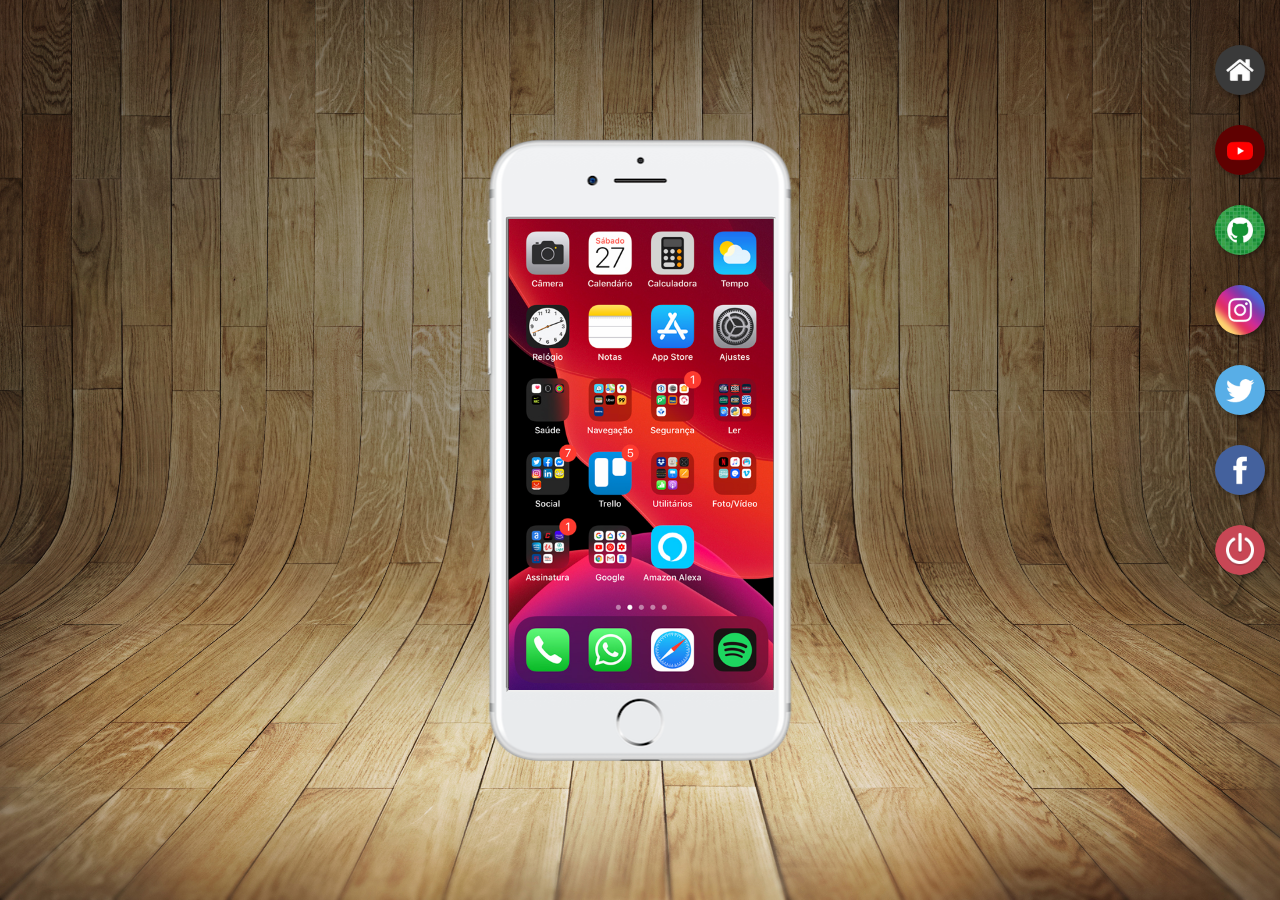
<file: index.html>
<!DOCTYPE html>
<html lang="pt-br">
<head>
    <meta charset="UTF-8">
    <meta name="viewport" content="width=device-width, initial-scale=1.0">
    <title>Projeto Redes Sociais</title>
    <link rel="shortcut icon" href="imagens/favicon.ico" type="image/x-icon">
    <link rel="stylesheet" href="estilos/style.css">
</head>
<body>
    <main>
        <section id="telefone">

            <iframe src="home.html" name="tela" id="tela">
                Seu navegador não é compatível
            </iframe><!--Aqui coloquei um iframe que vai carregar o arquivo home.html, reponsável por exibir uma tela inicial na tela do smartphone. Esse iframe vai ter um name e uma id. O name nos possibilita caregar coisas dentro do iframe, já o id é nescessário para modificarmos no css.-->
            
        </section>

        <section id="redes-sociais">

            <a href="home.html" target="tela"><img src="./imagens/logo-home.jpg" alt=""></a>
            <a href="youtube.html" target="tela"><img src="./imagens/logo-youtube.jpg" alt=""></a>
            <a href="github.html" target="tela"><img src="./imagens/logo-github.jpg" alt=""></a>
            <a href="instagram.html" target="tela"><img src="./imagens/logo-instagram.jpg" alt=""></a>
            <a href="twiter.html" target="tela"><img src="./imagens/logo-twitter.jpg" alt=""></a>
            <a href="facebook.html" target="tela"><img src="./imagens/logo-facebook.jpg" alt=""></a>
            <a href="power.html" target="tela"><img src="./imagens/botao-power.png" alt=""></a>

        </section>
    </main>
</body>
</html>
</file>
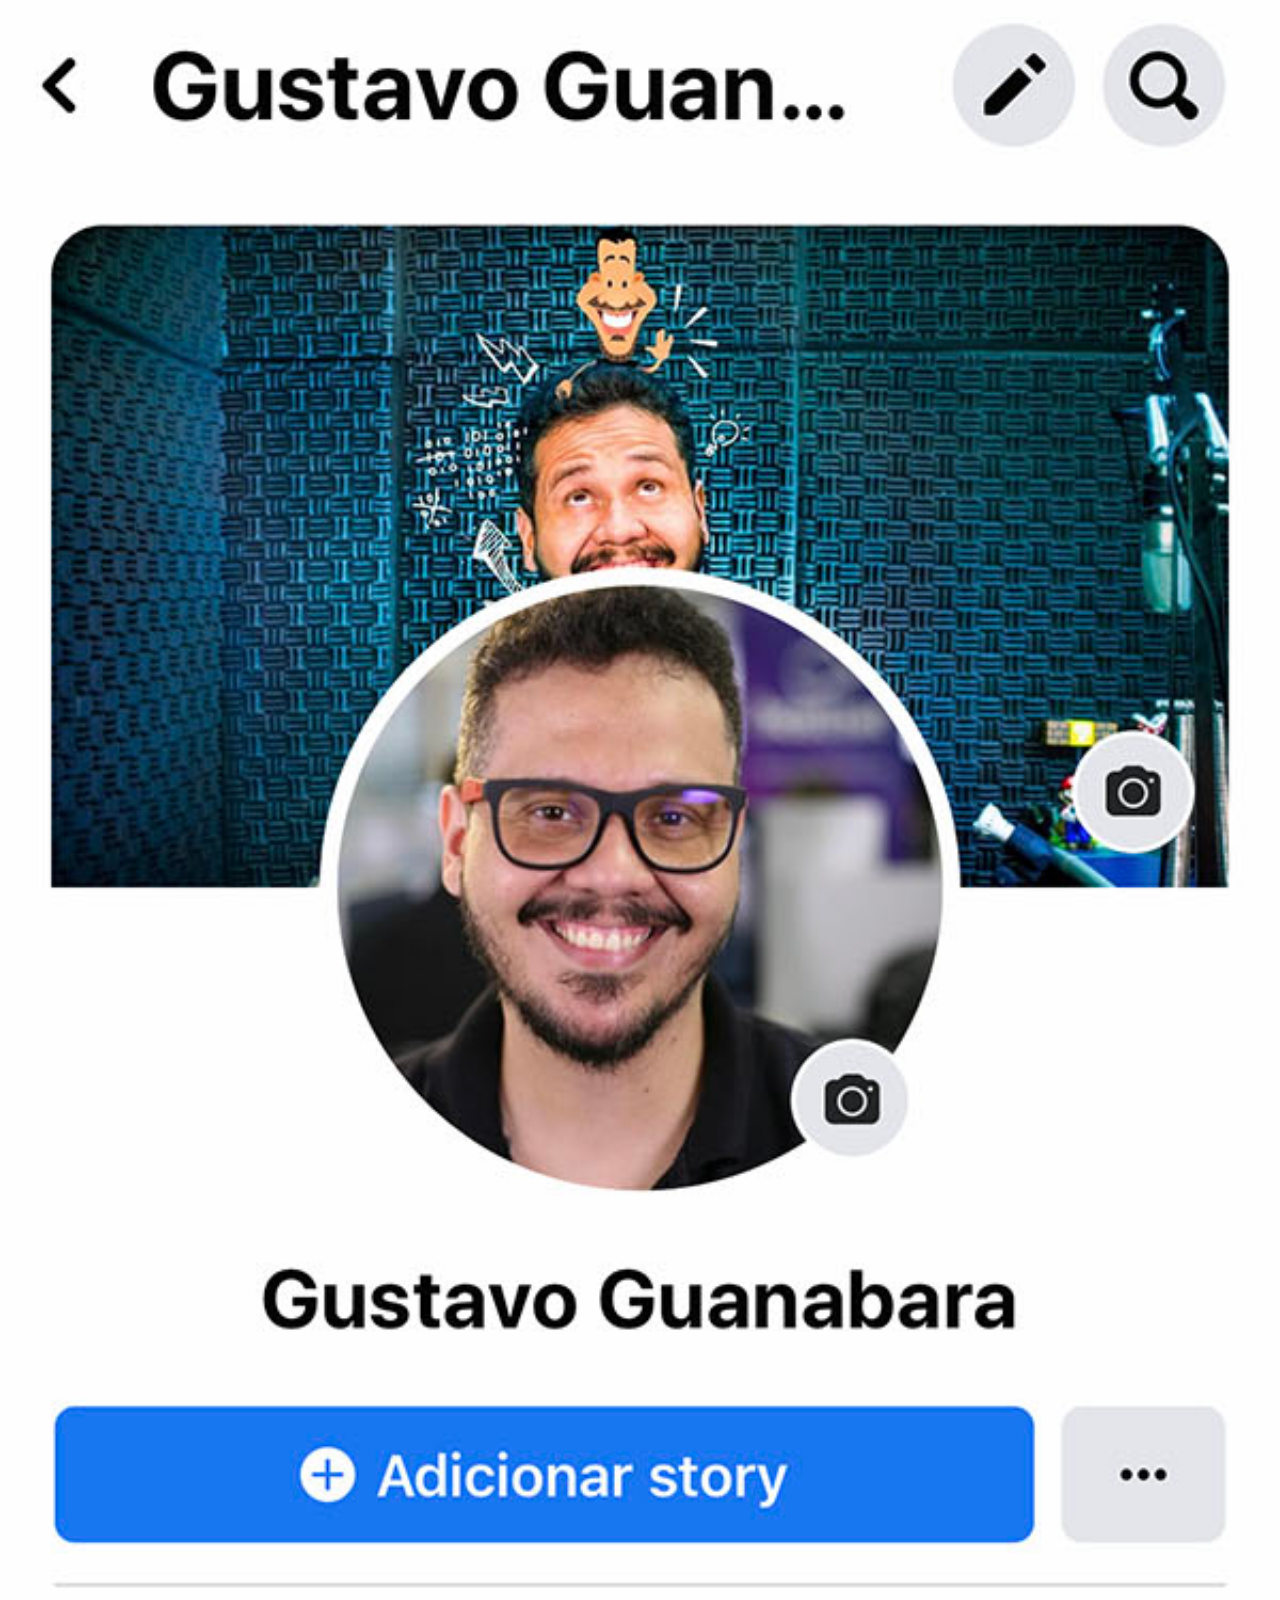
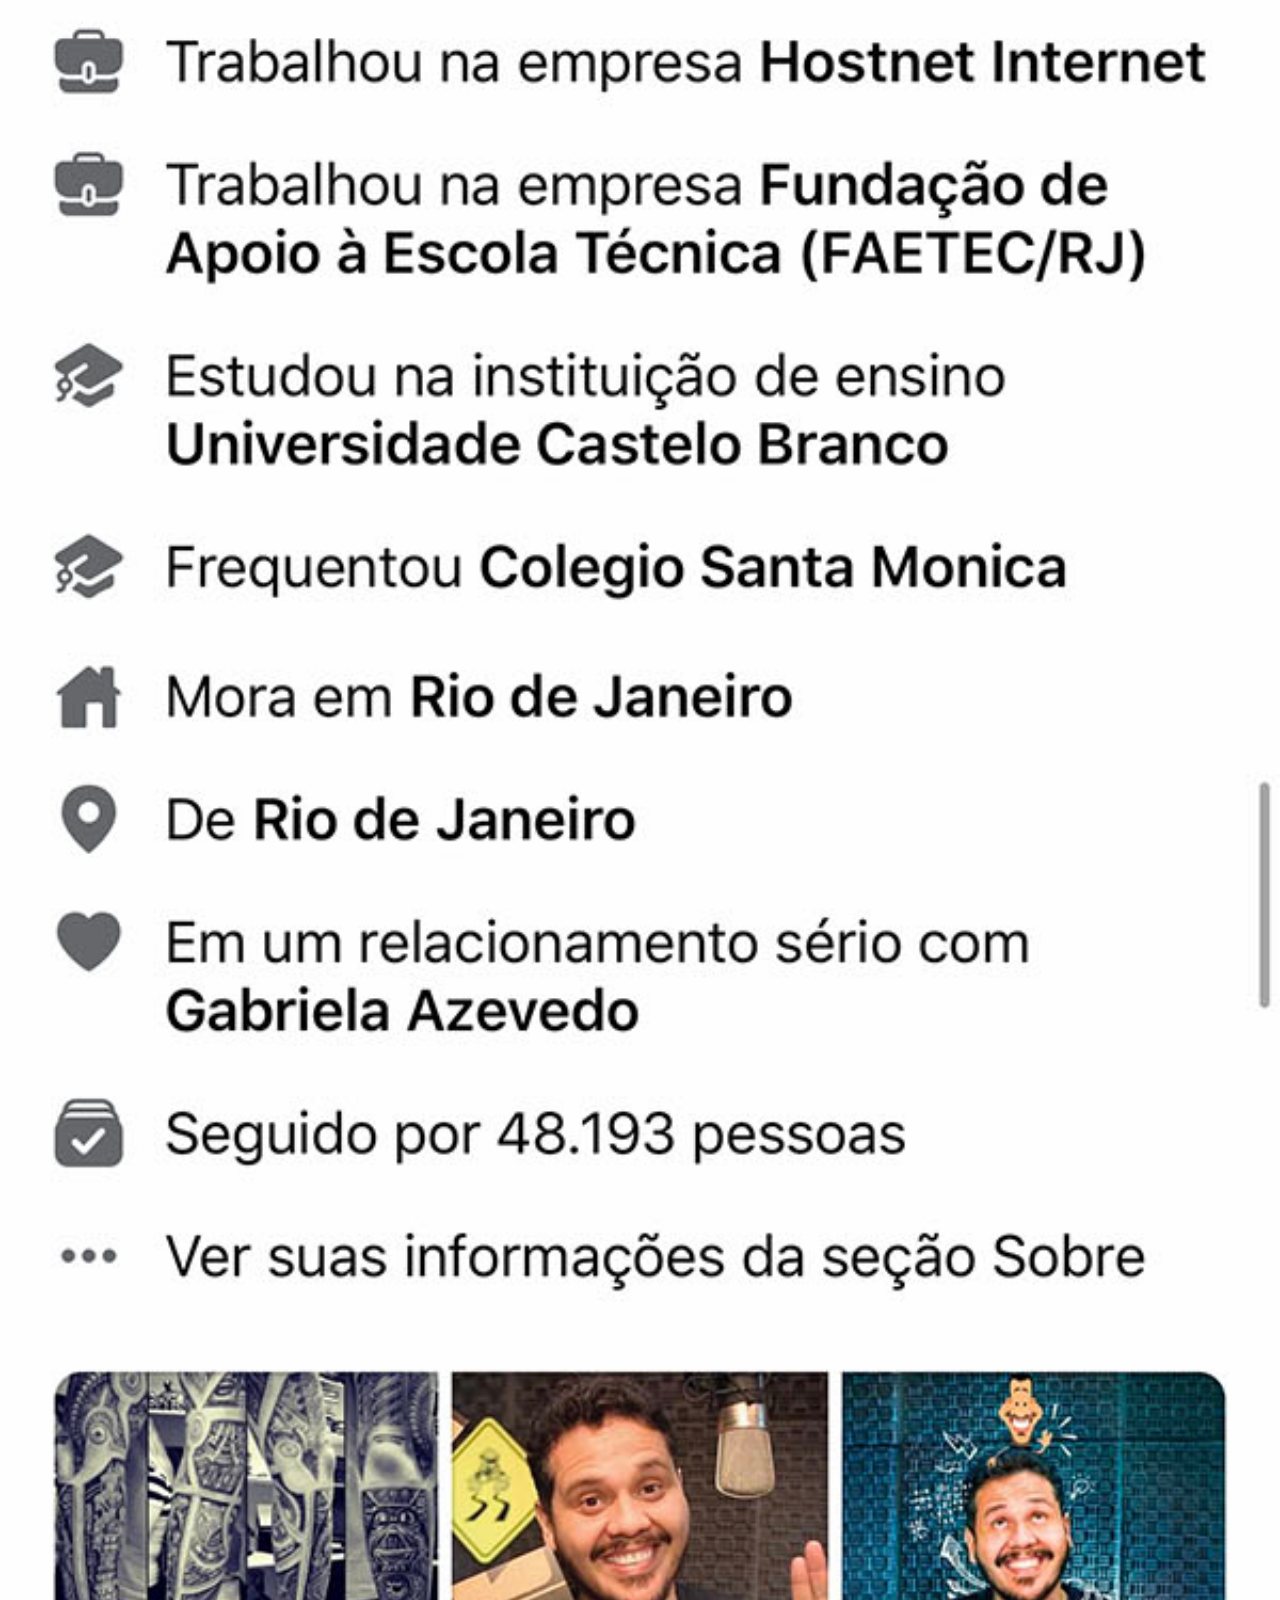
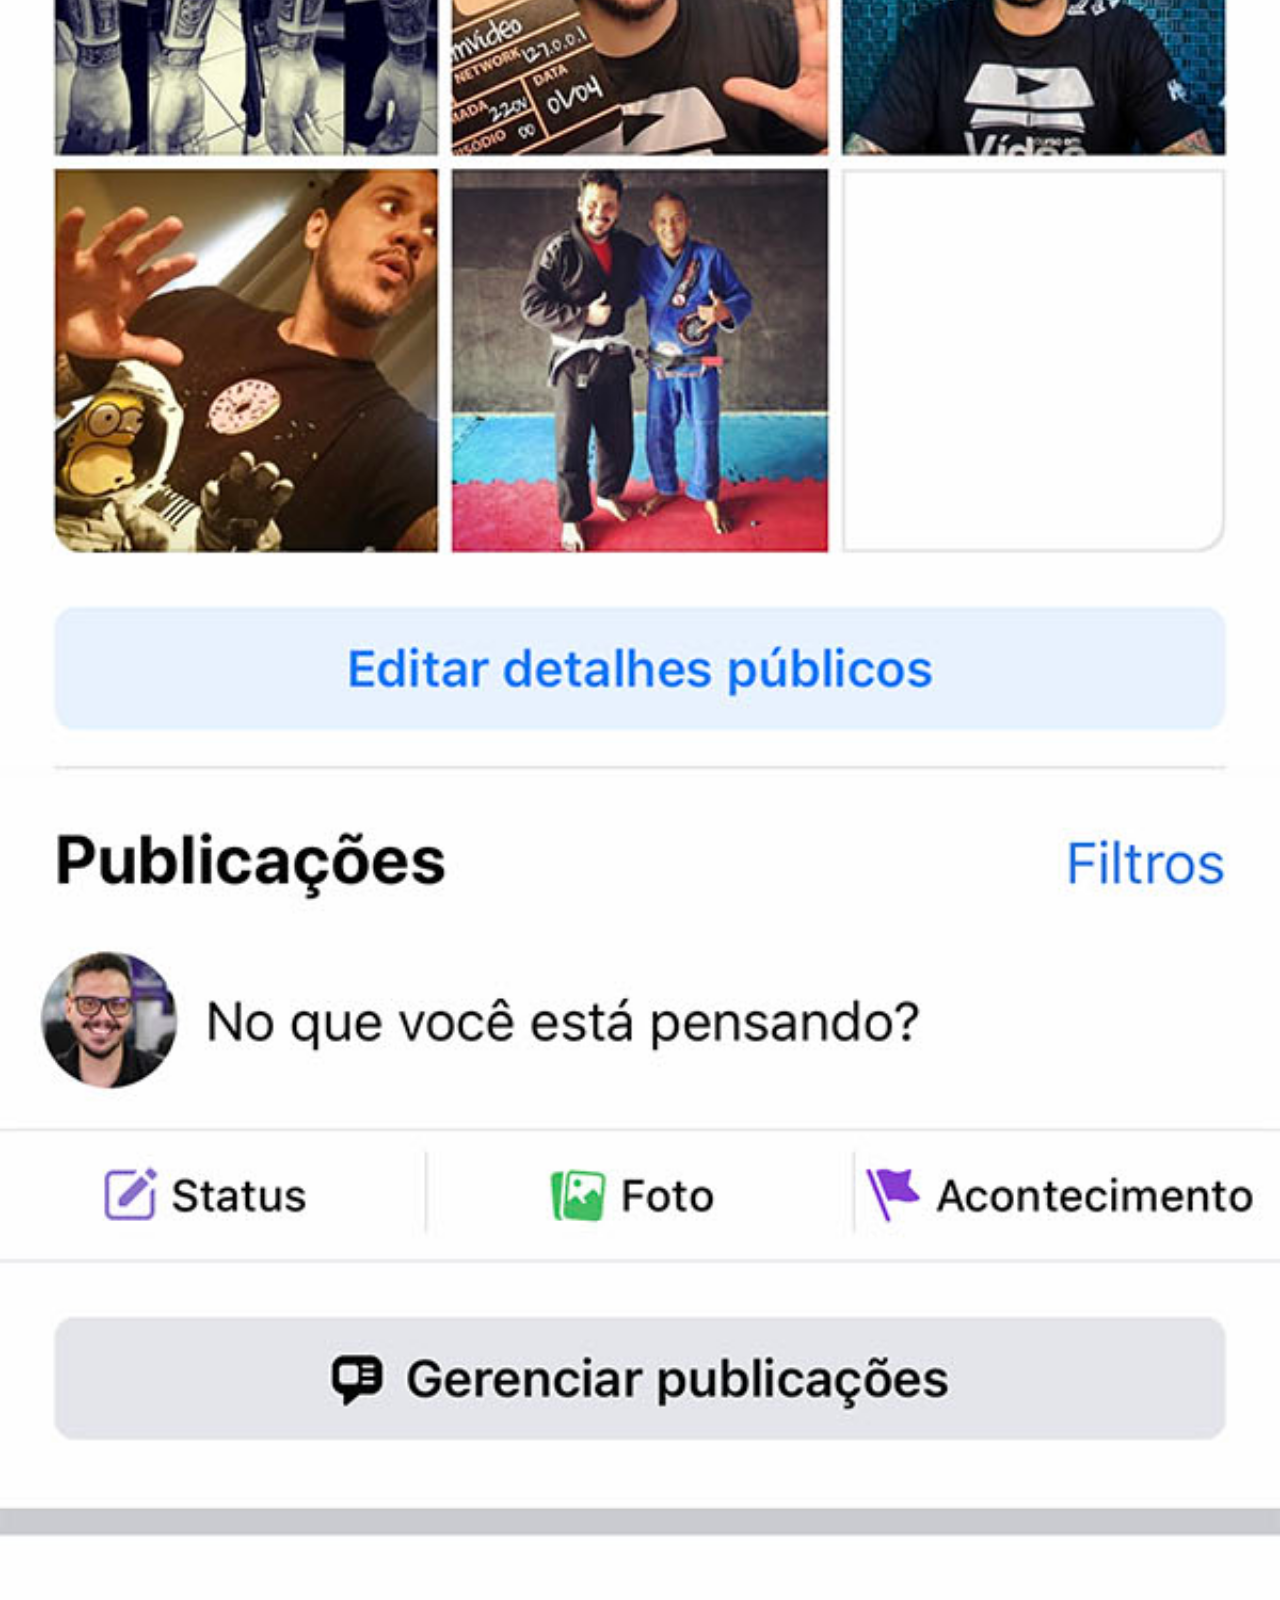
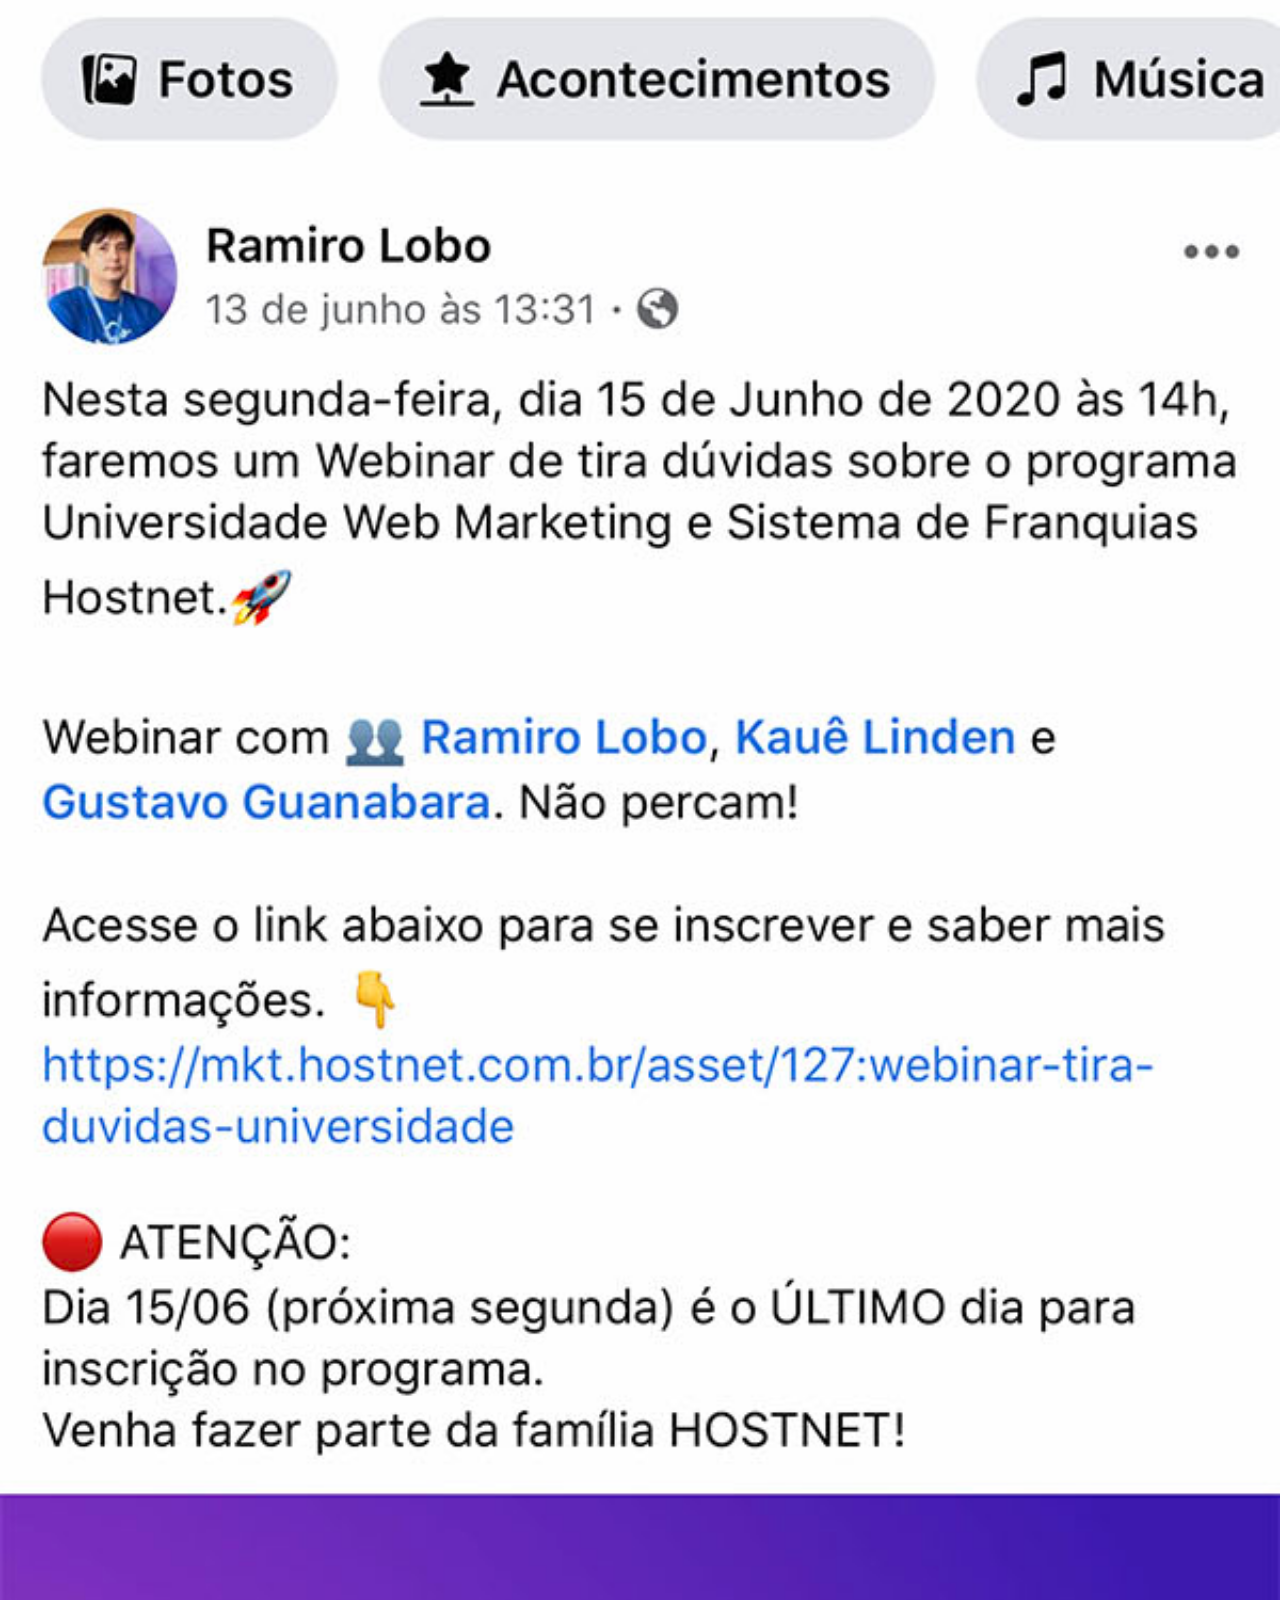
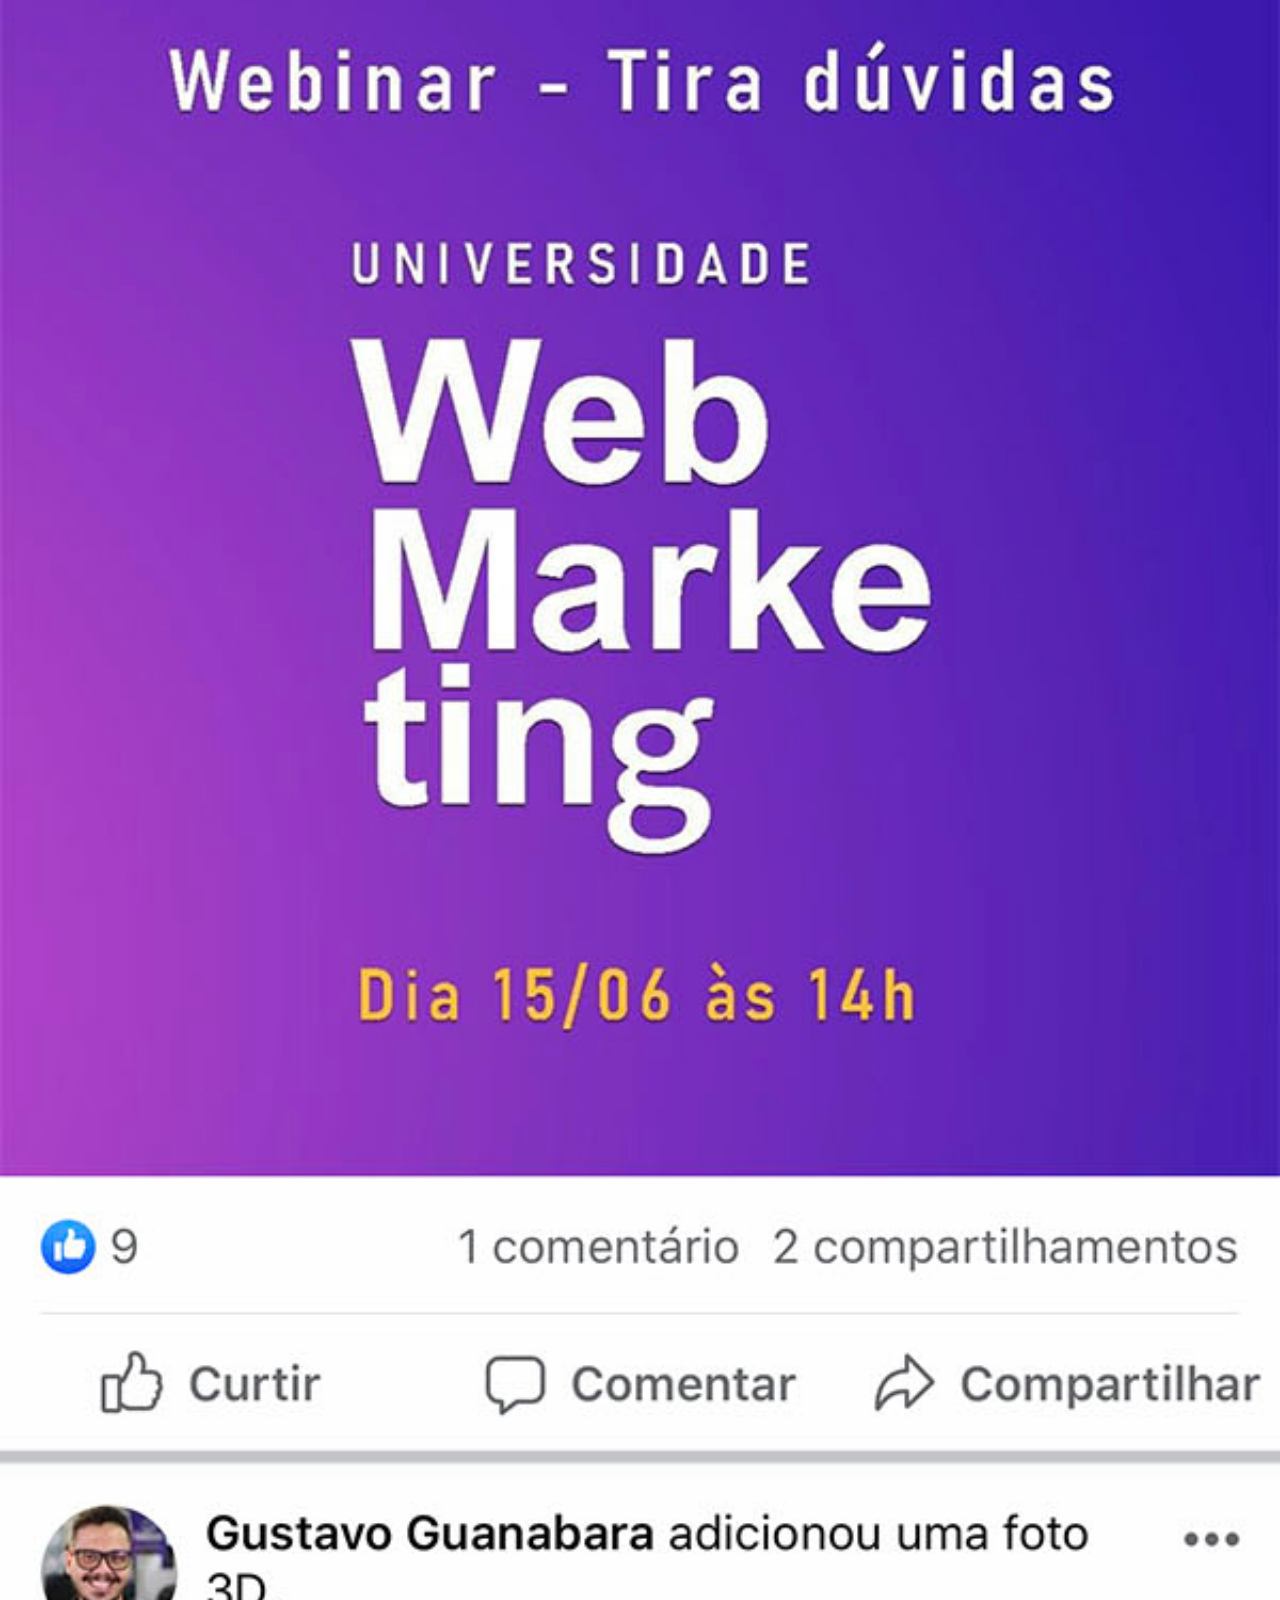
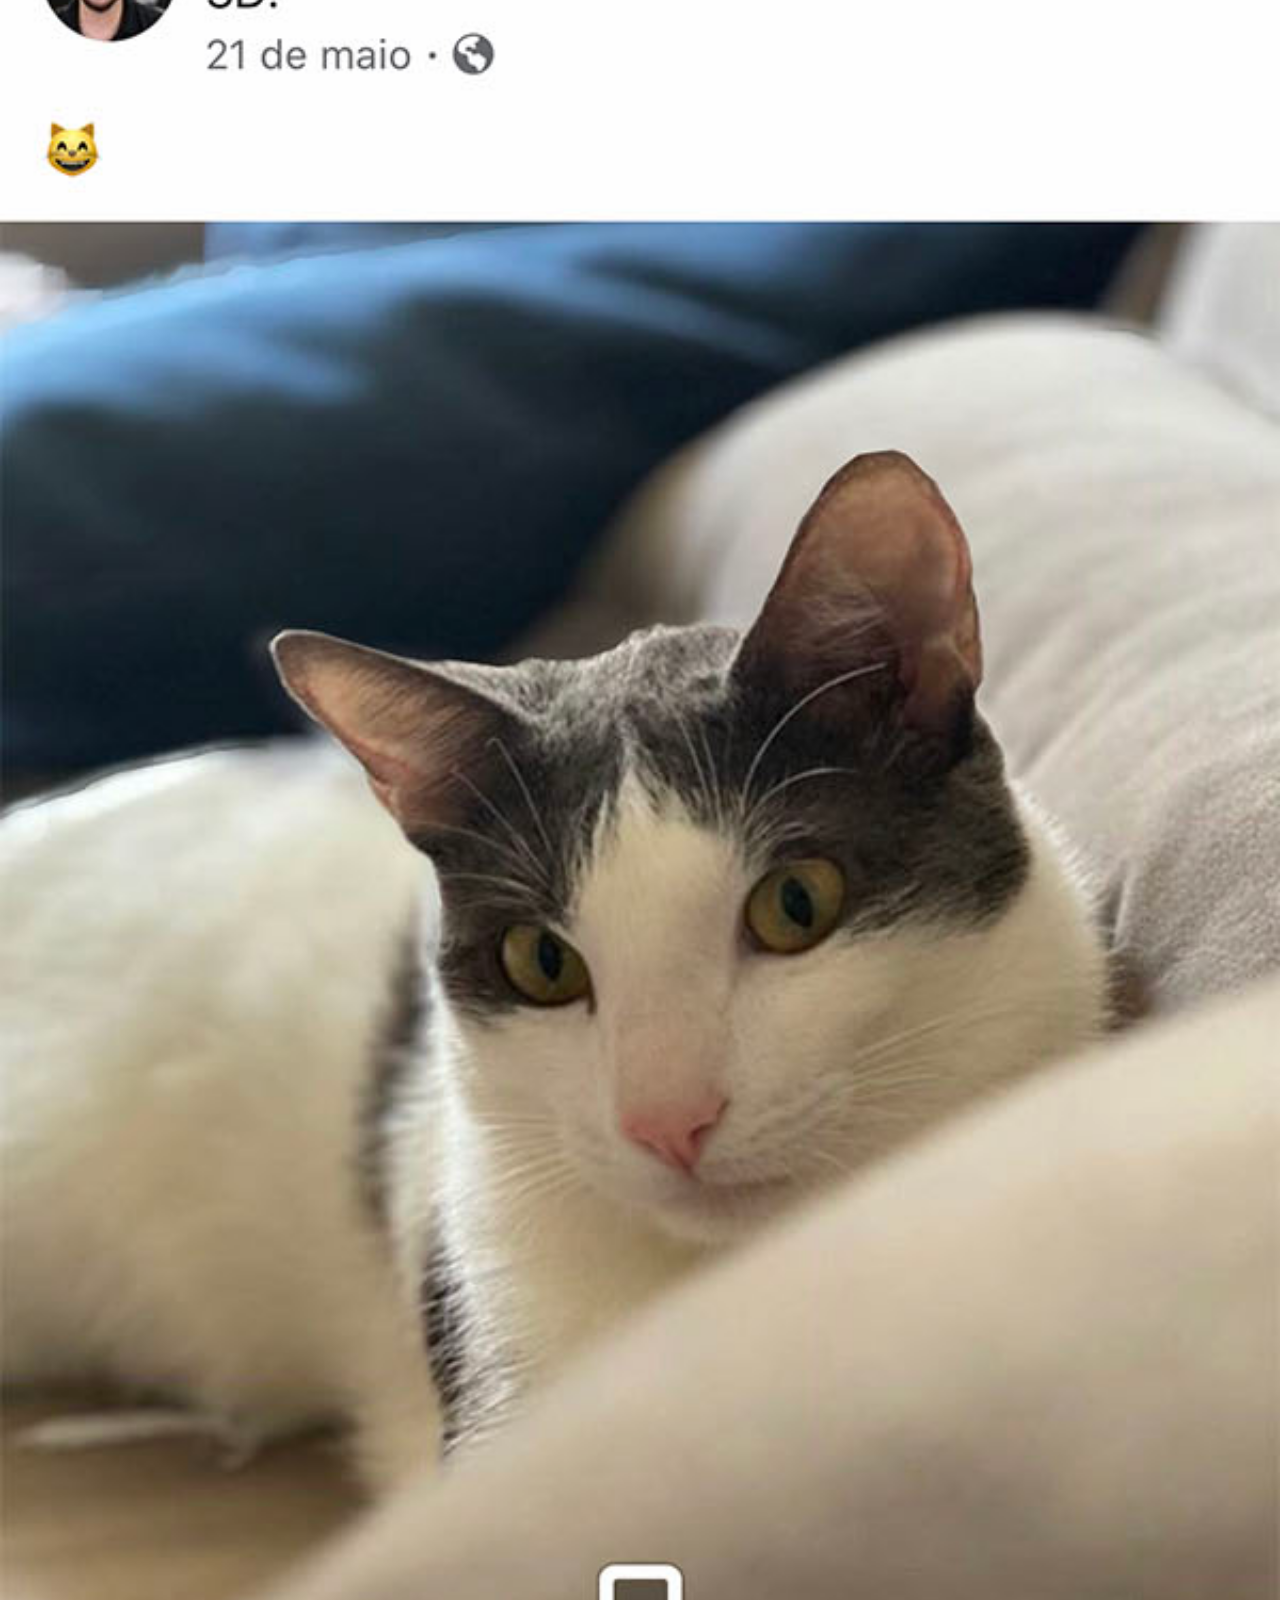
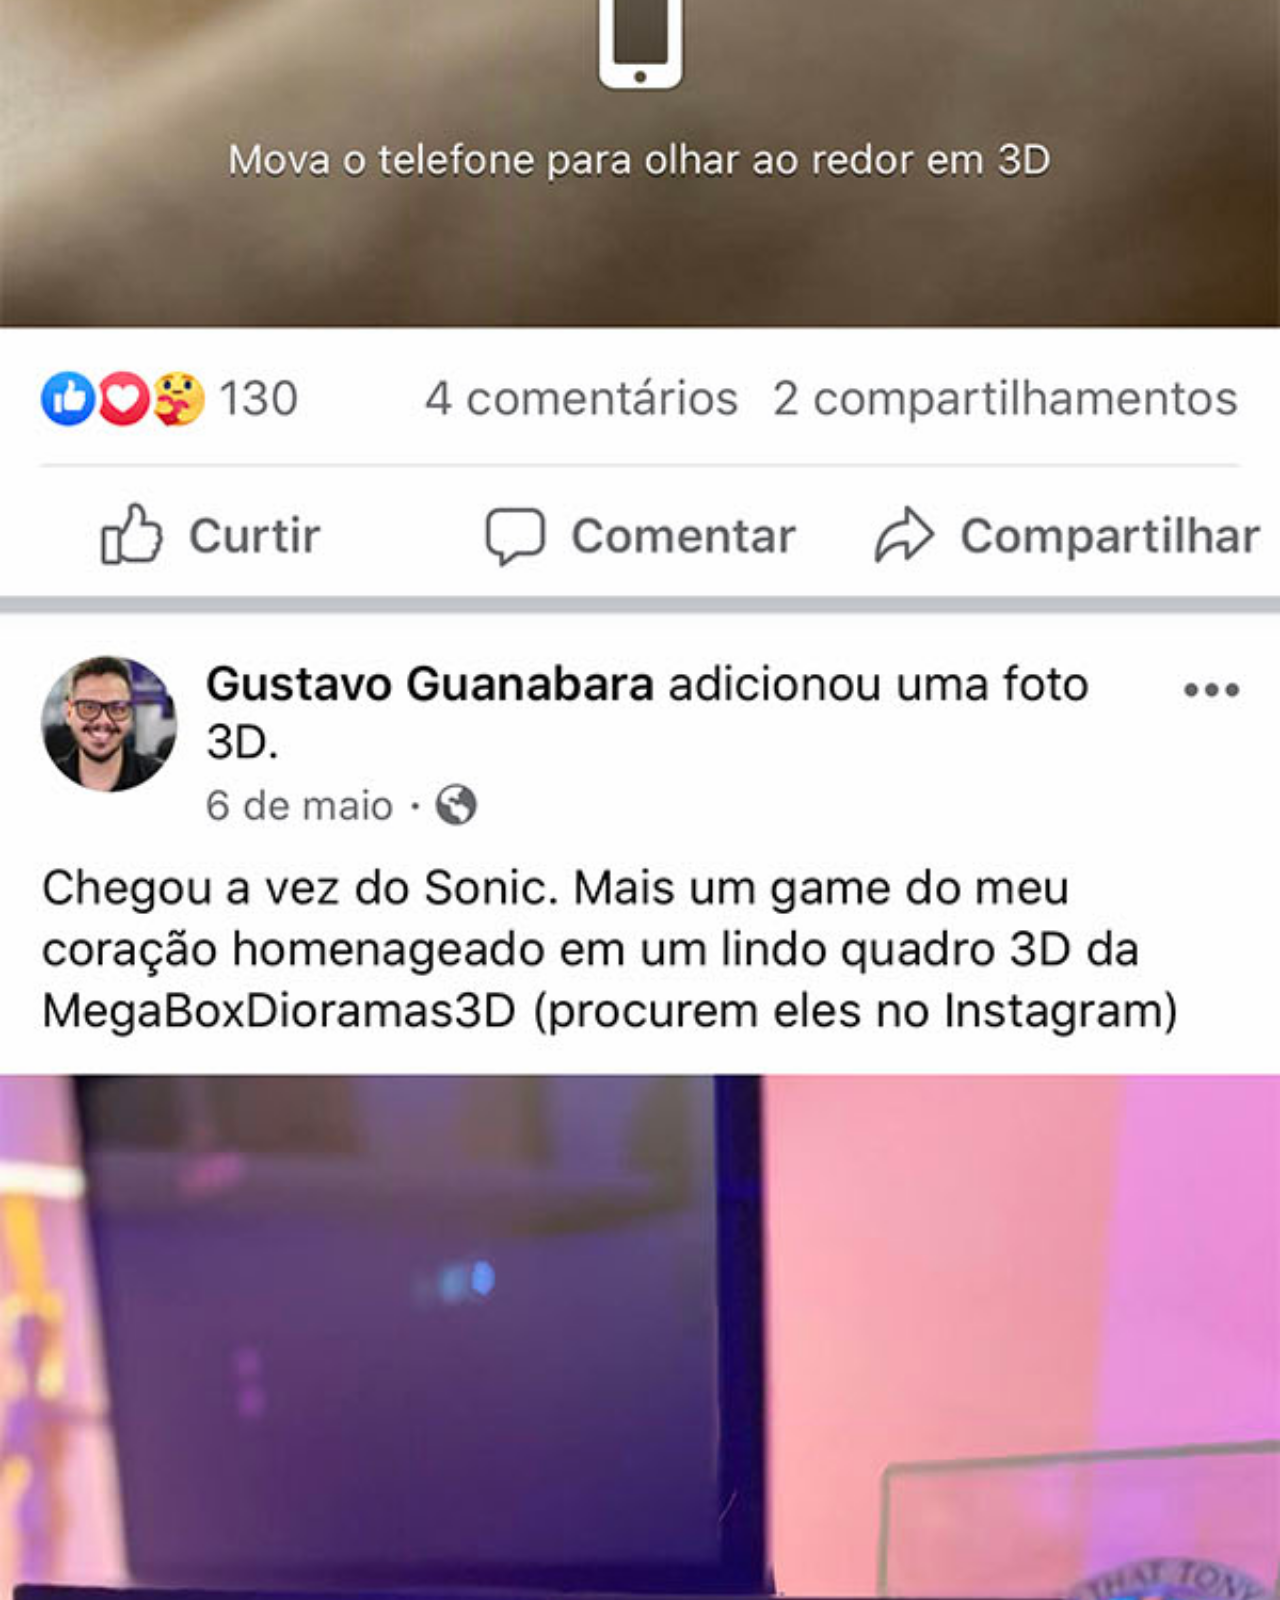
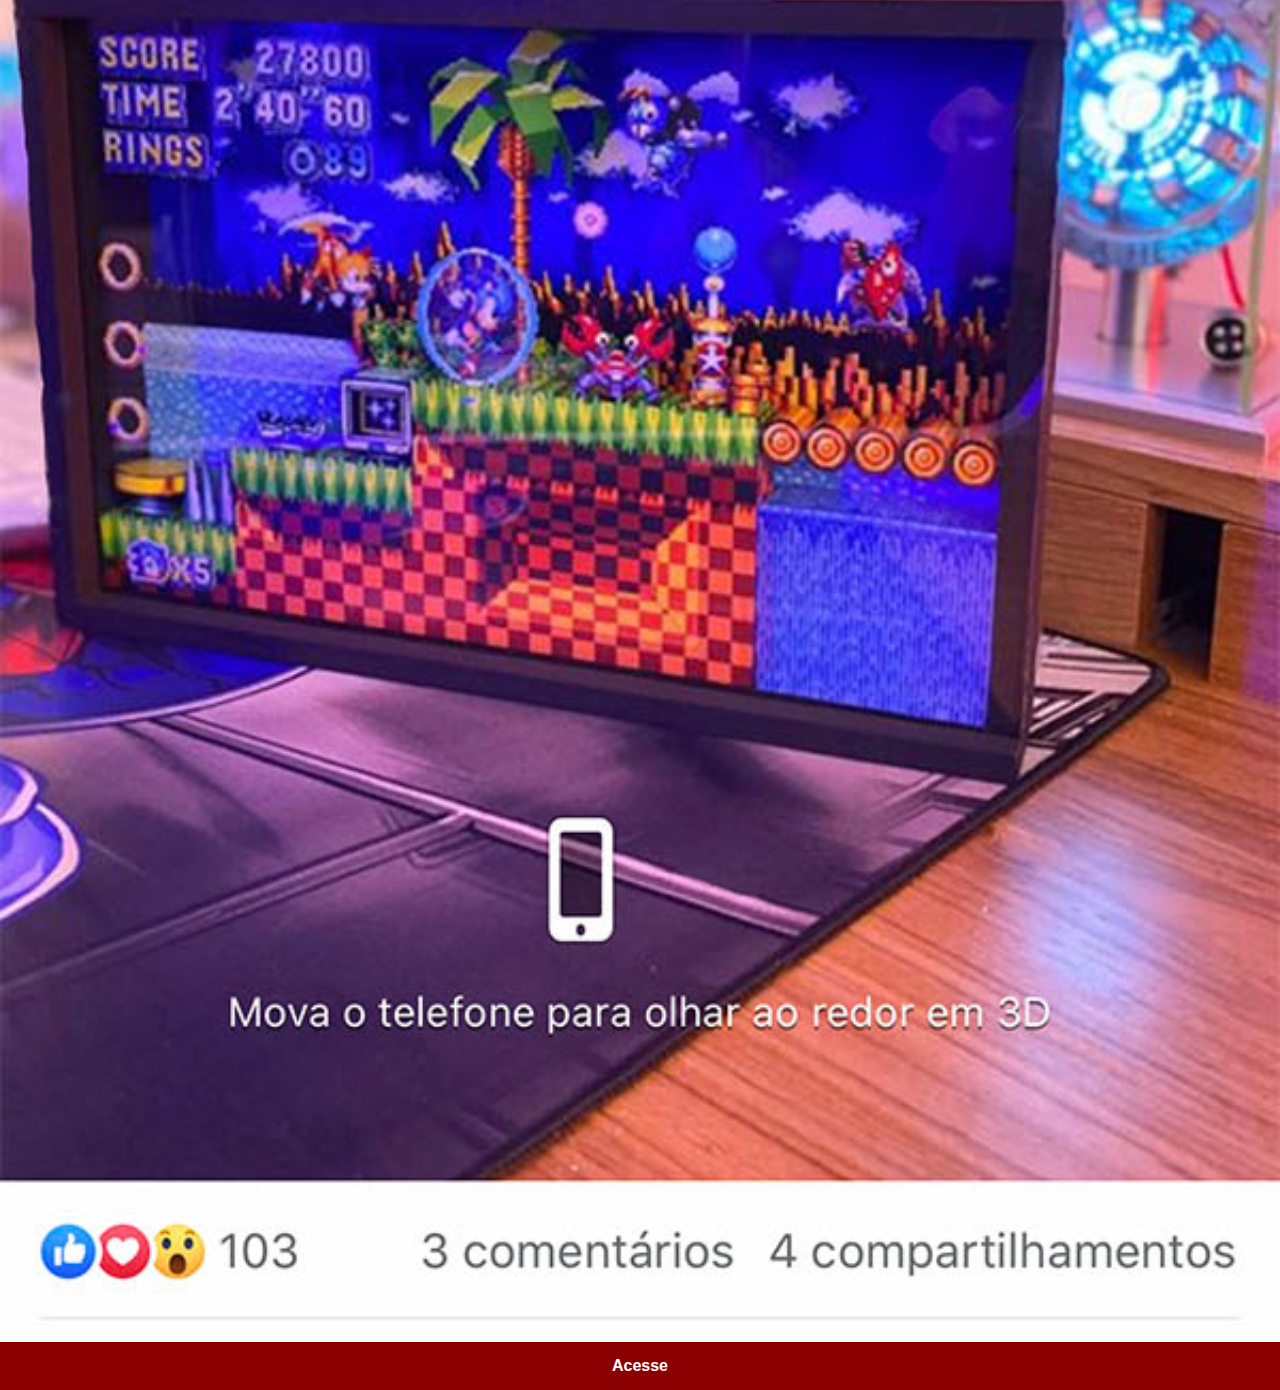
<file: facebook.html>
<!DOCTYPE html>
<html lang="pt-br">
<head>
    <meta charset="UTF-8">
    <meta name="viewport" content="width=device-width, initial-scale=1.0">
    <title>Facebook</title>
    <style>
        *{
            padding: 0;
            margin: 0;
            font-family: Arial, Helvetica, sans-serif;
        }
        ::-webkit-scrollbar {
            width: 0px;
            height: 0px;
        }
        img {
            width: 100vw;
        }
        a {
           display: block; 
           background-color: darkred;
           color:white;
           padding: 15px;
           text-align: center;
           font-weight: bolder;
           text-decoration: none;
        }
        a:hover{
            background-color: red;
        }
    </style>
</head>
<body>
    <img src="imagens/tela-facebook.jpg" alt="Facebook">
    <a href="#" target="_blank">Acesse</a>
</body>
</html>
</file>
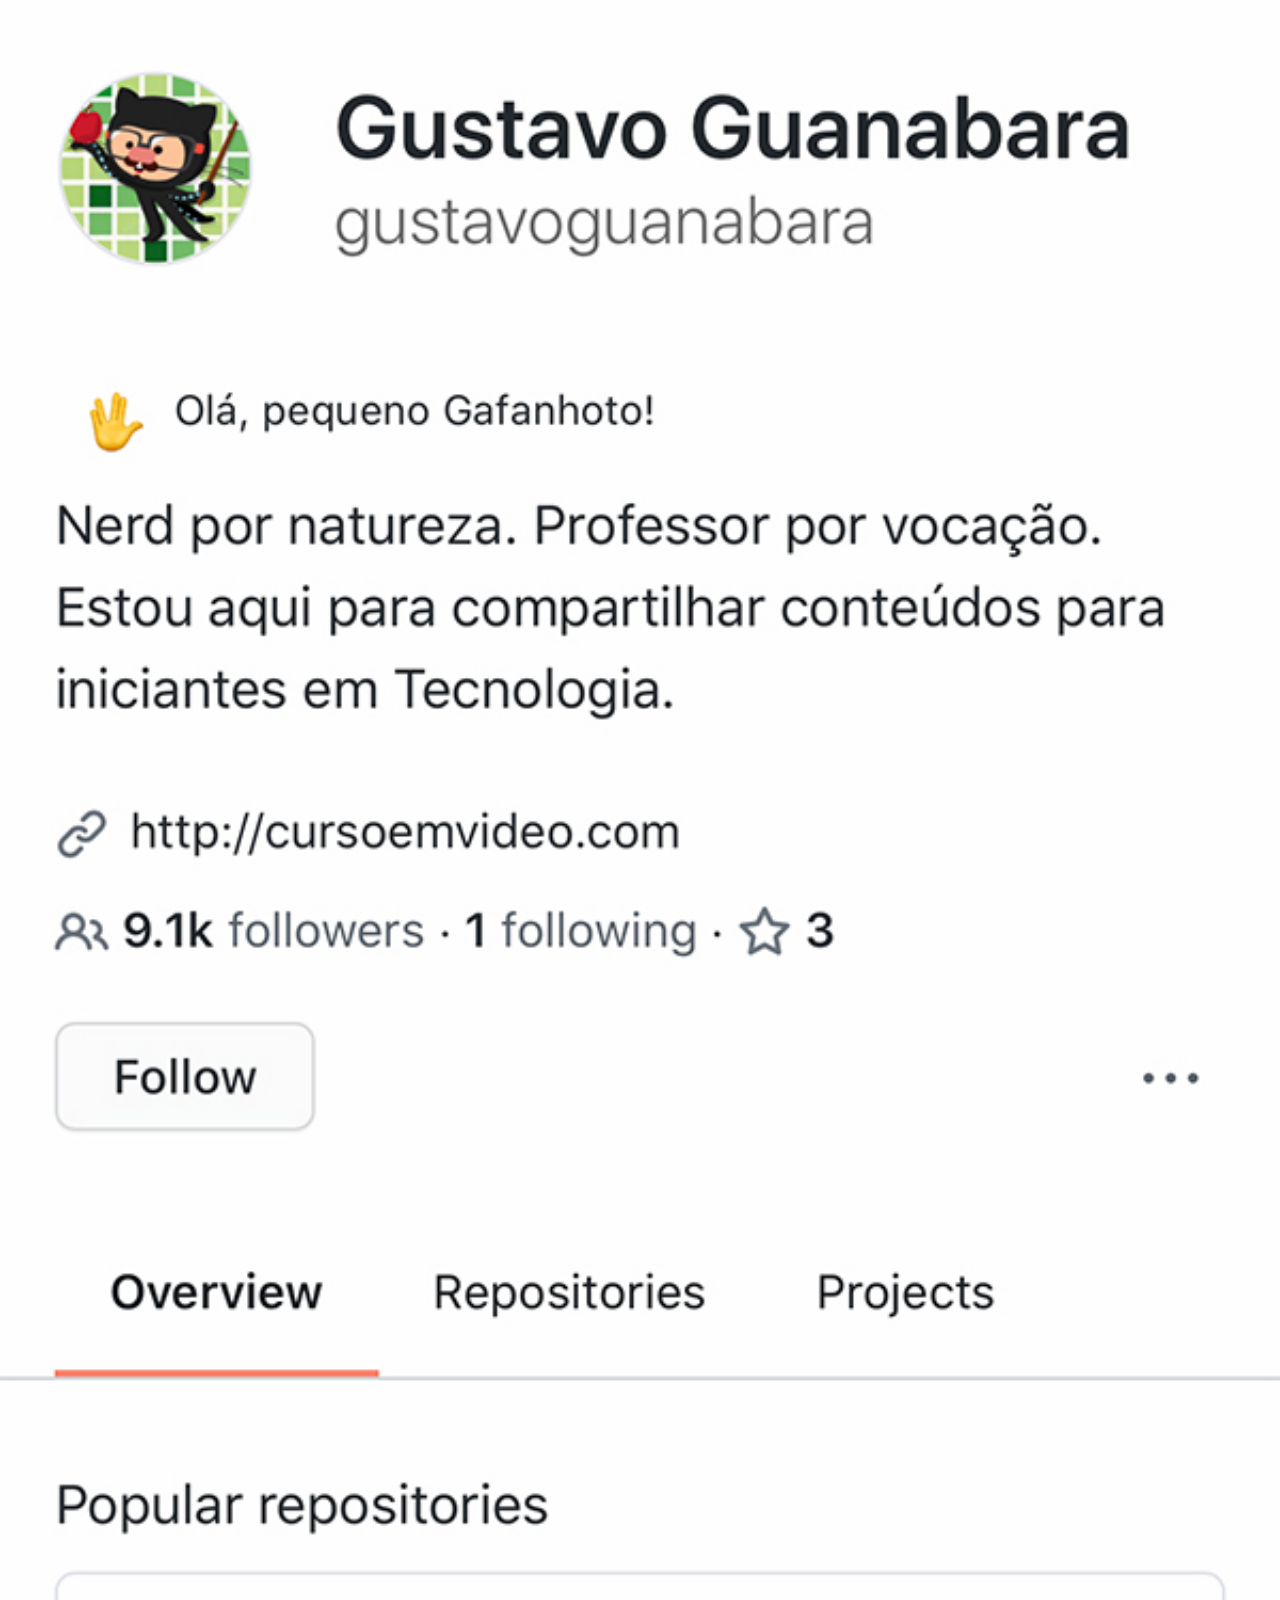
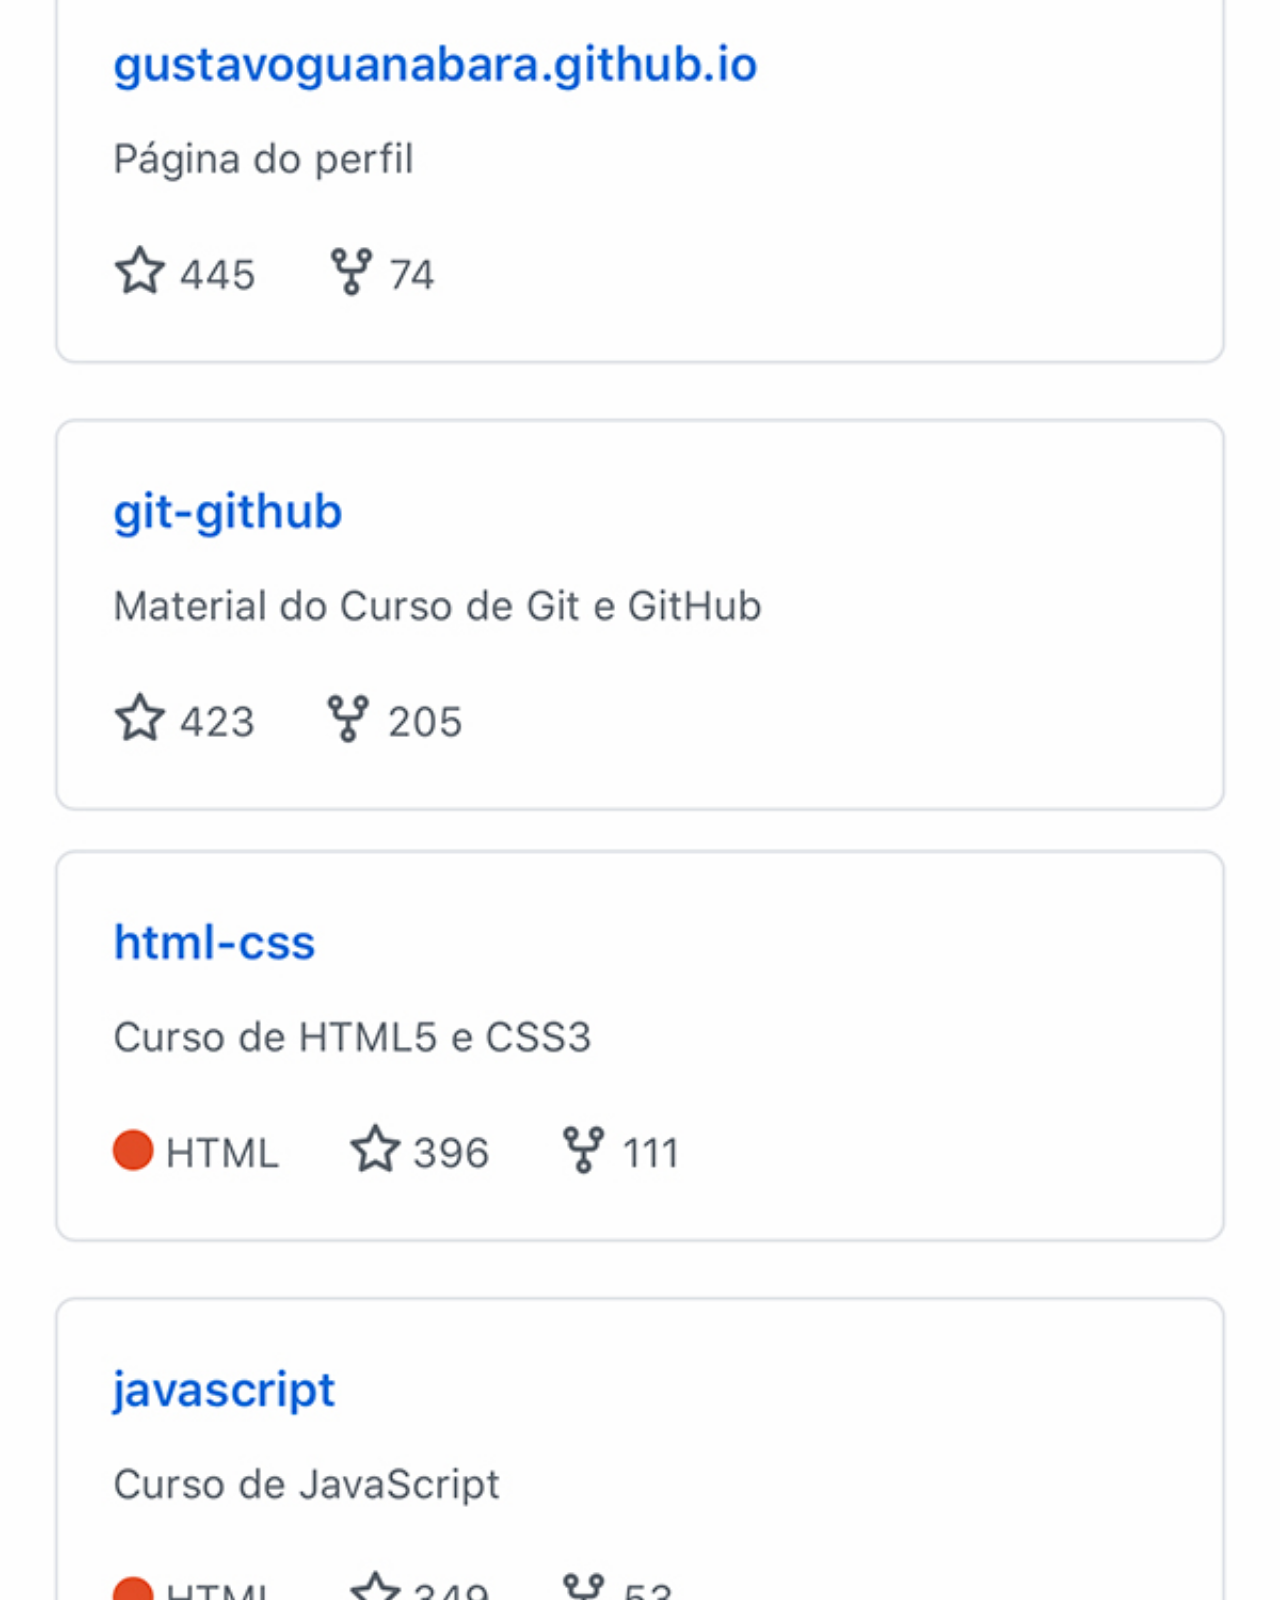
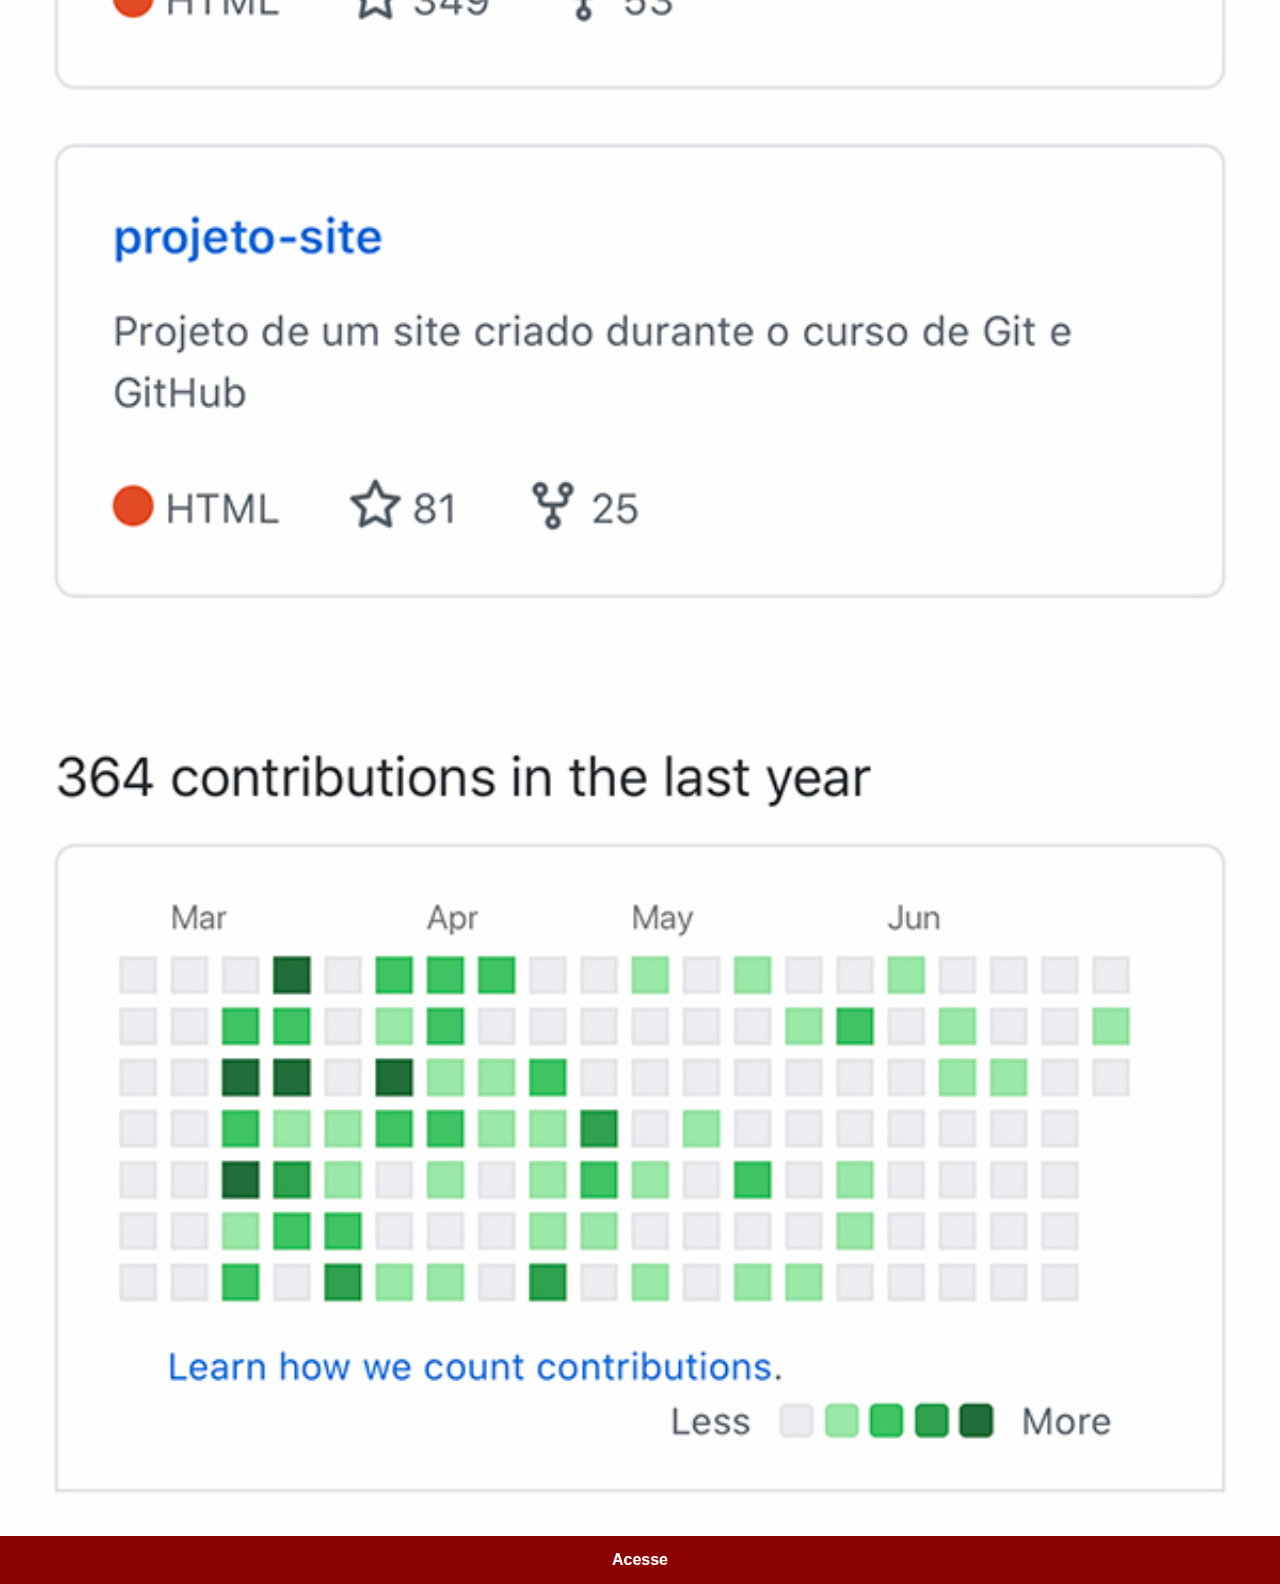
<file: github.html>
<!DOCTYPE html>
<html lang="pt-br">
<head>
    <meta charset="UTF-8">
    <meta name="viewport" content="width=device-width, initial-scale=1.0">
    <title>GitHub</title>
    <style>
        *{
            padding: 0;
            margin: 0;
            font-family: Arial, Helvetica, sans-serif;
        }
        ::-webkit-scrollbar {
            width: 0px;
            height: 0px;
        }
        img {
            width: 100vw;
        }
        a {
           display: block; 
           background-color: darkred;
           color:white;
           padding: 15px;
           text-align: center;
           font-weight: bolder;
           text-decoration: none;
        }
        a:hover{
            background-color: red;
        }
    </style>
</head>
<body>
    <img src="imagens/tela-github.jpg" alt="GitHub">
    <a href="https://github.com/gustavoguanabara" target="_blank">Acesse</a>
</body>
</html>
</file>
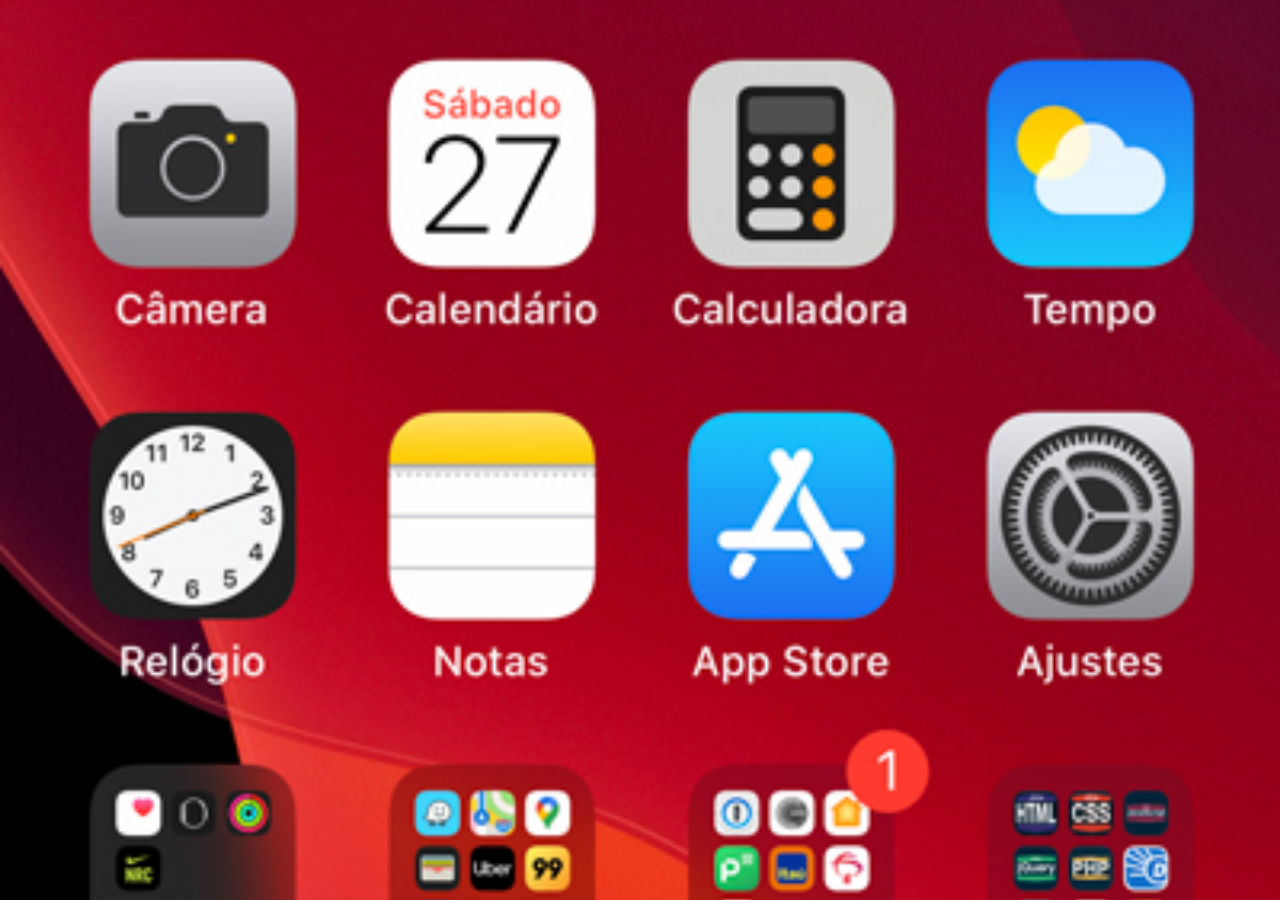
<file: home.html>
<!DOCTYPE html>
<html lang="en">
<head>
    <meta charset="UTF-8">
    <meta name="viewport" content="width=device-width, initial-scale=1.0">
    <title>Home</title>
    <style>
        *{
            margin: 0;
            padding: 0;
        }
        body {
            width: 100vw;
            height: 100vh;
            background:black url('./imagens/tela-home.jpg') no-repeat top center;
            background-size: cover;/*Para a imagem da tela do smarphone ocupar toda seu espaço*/
        }
    </style>
</head>
<body>
    
</body>
</html>
</file>
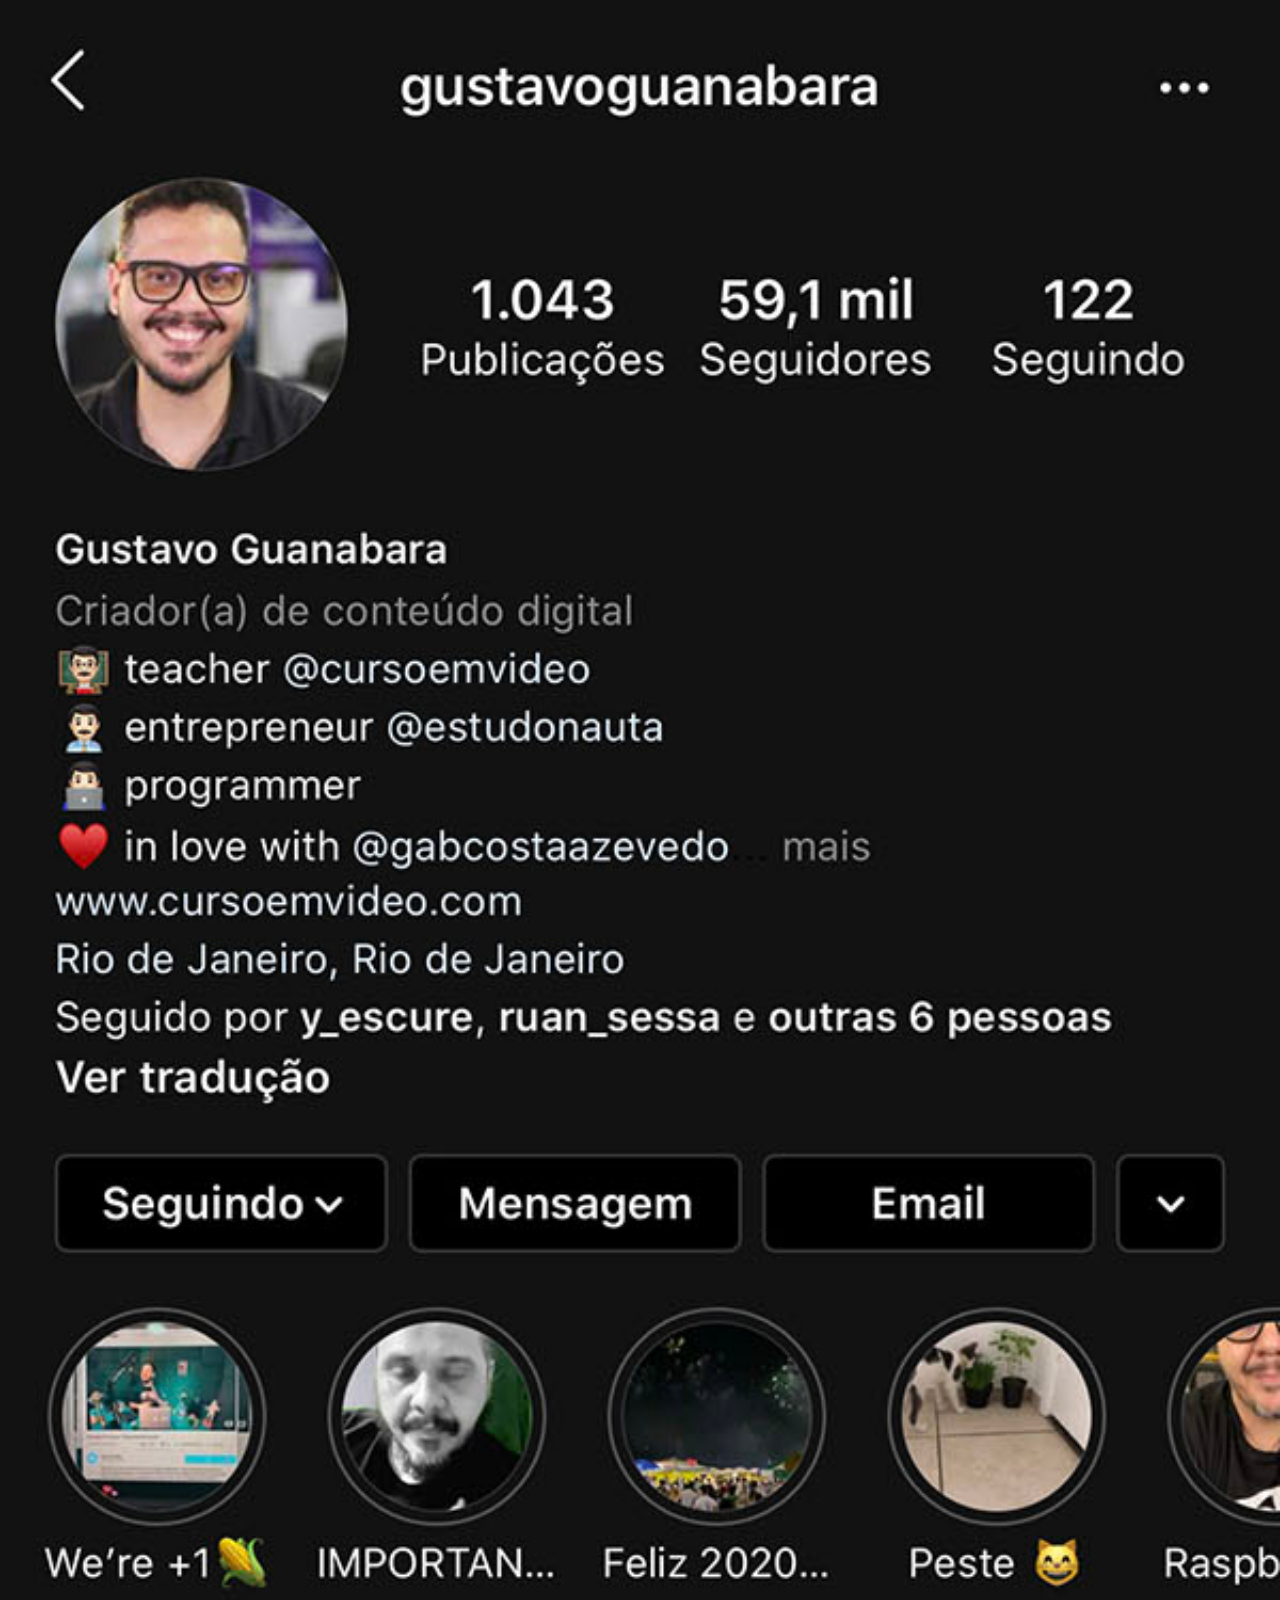
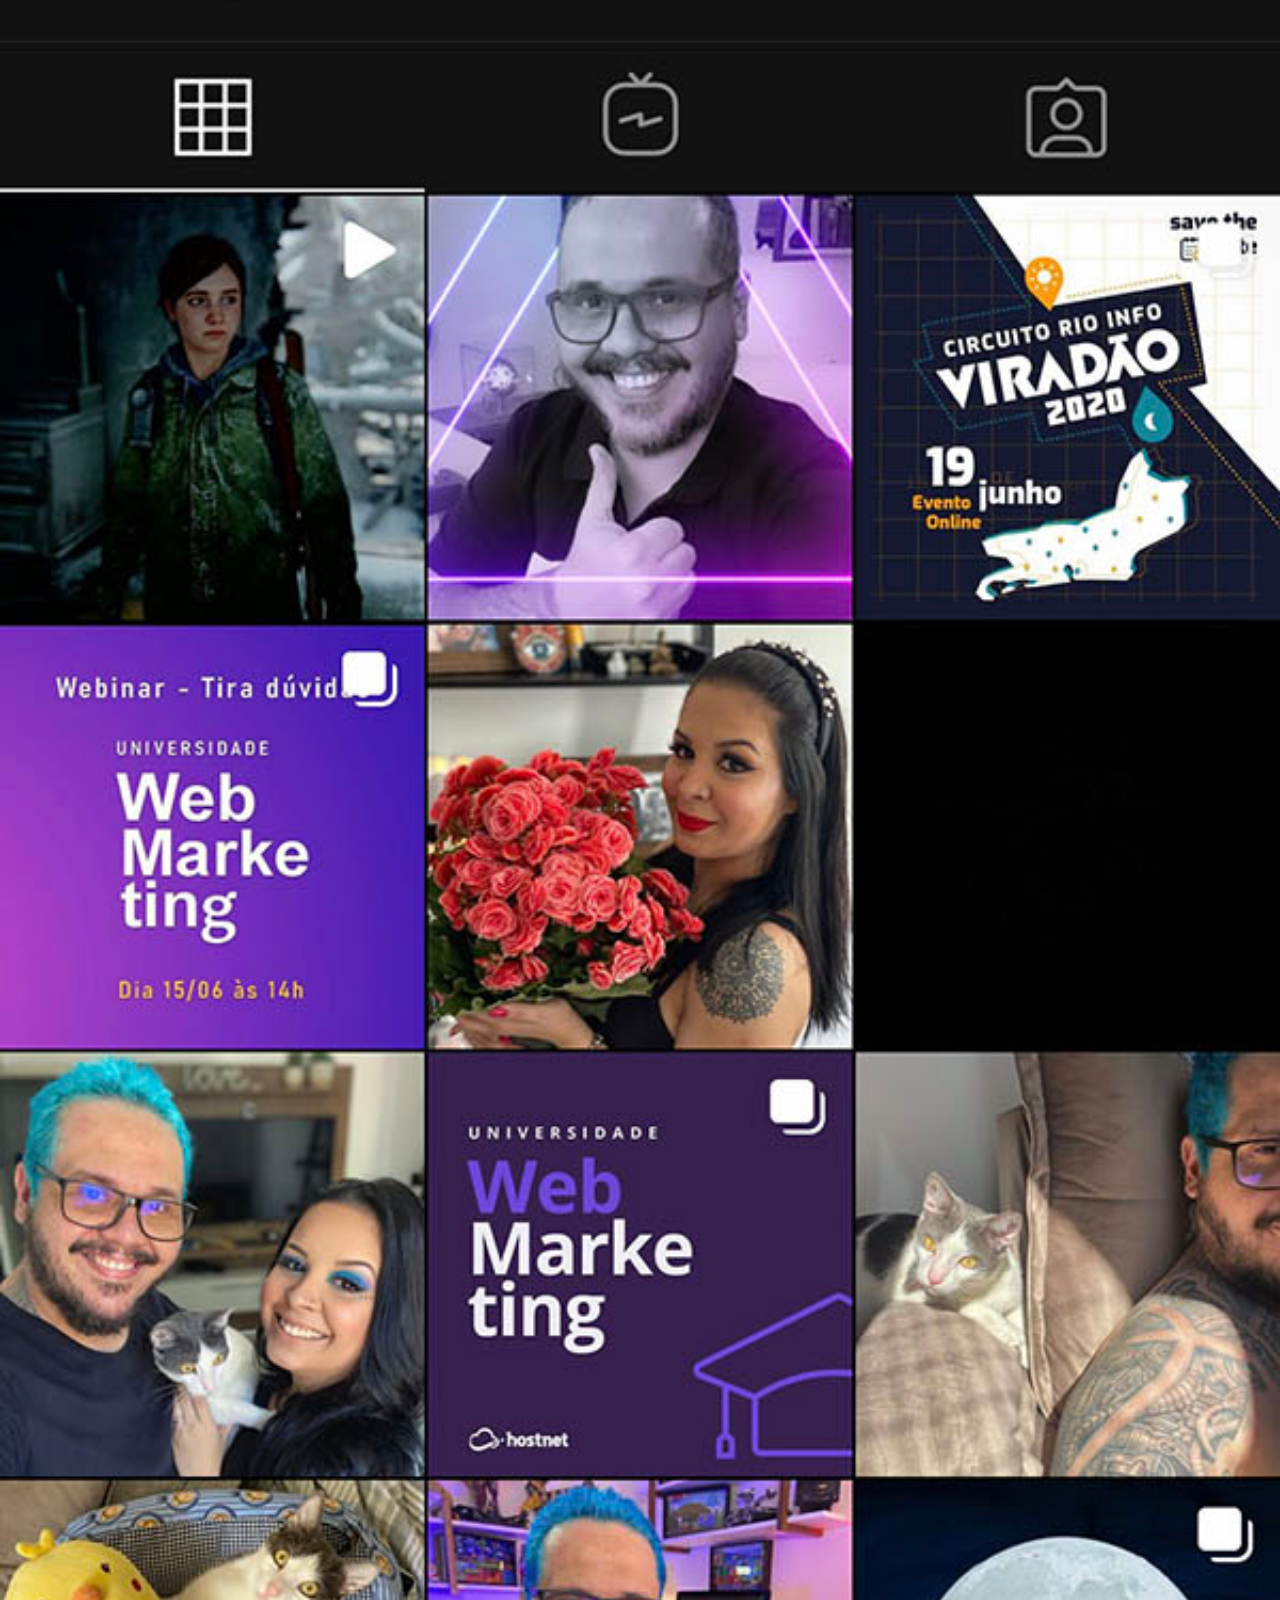
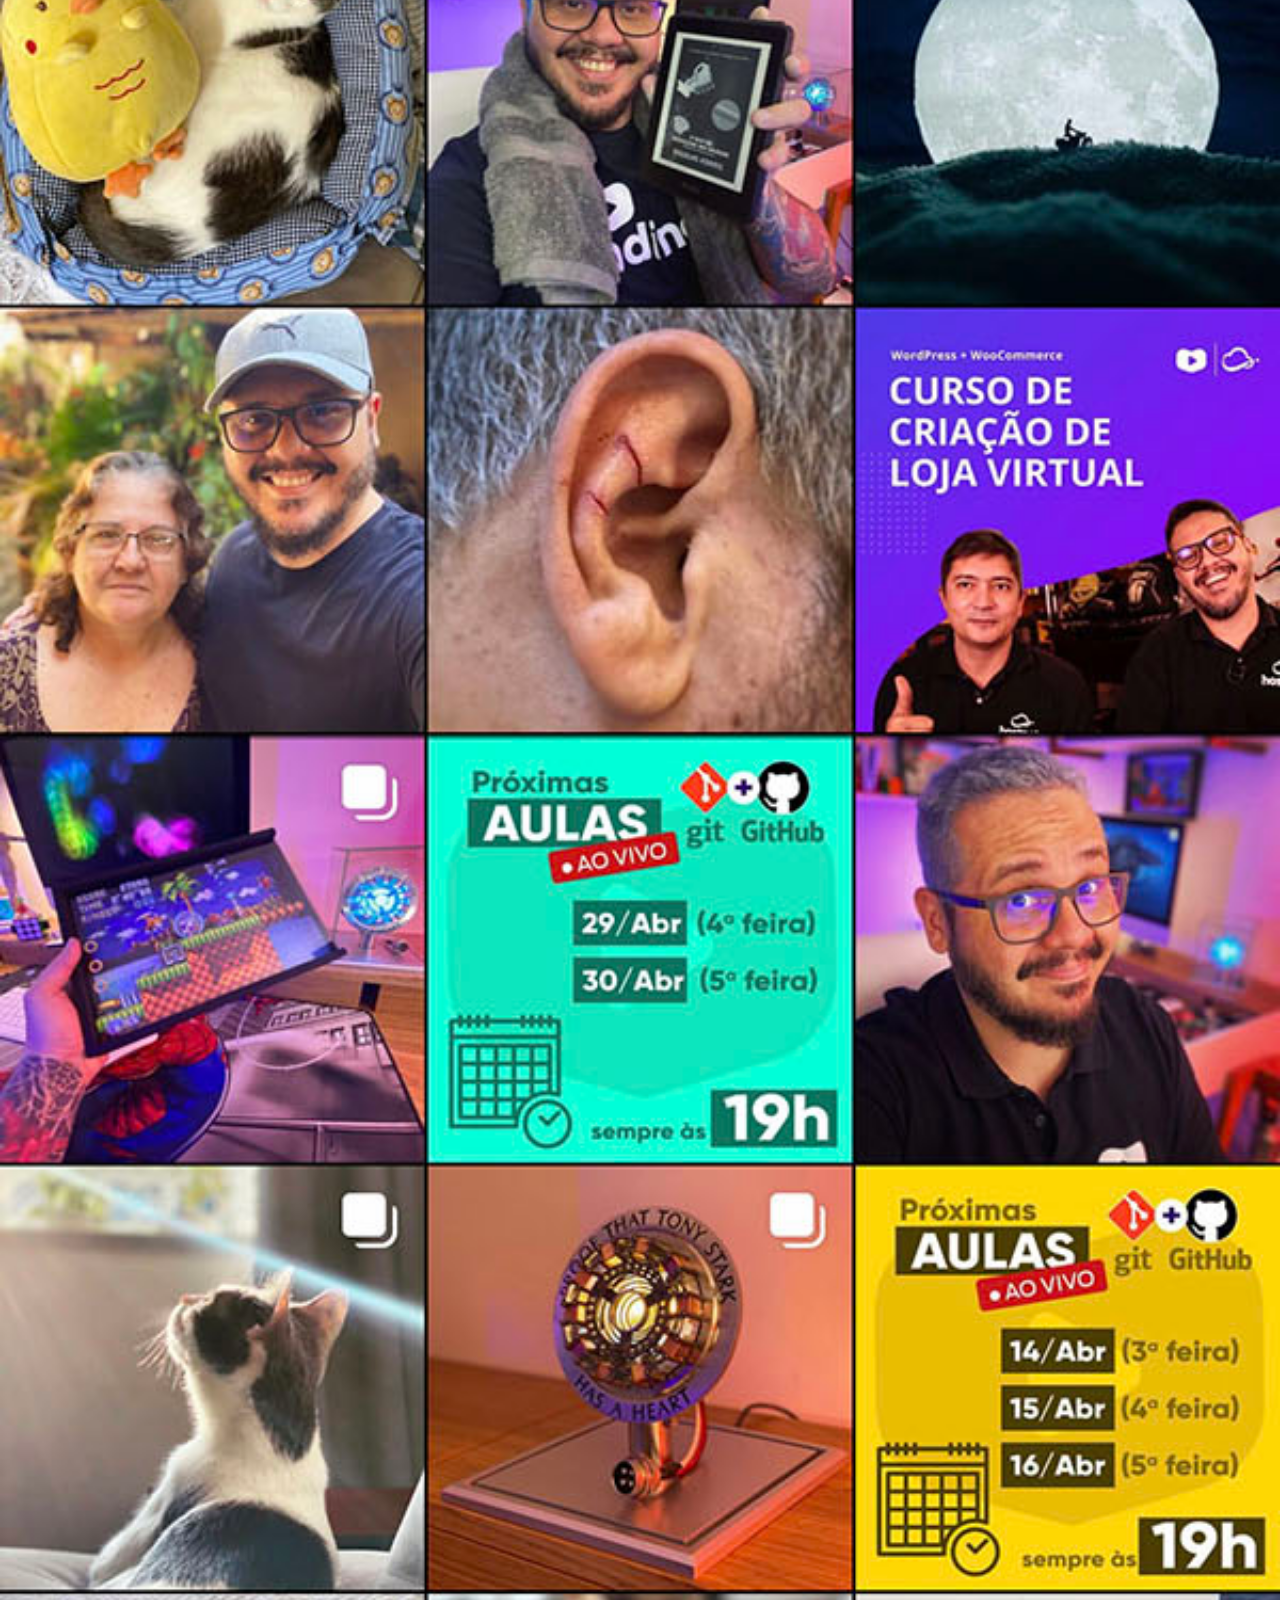
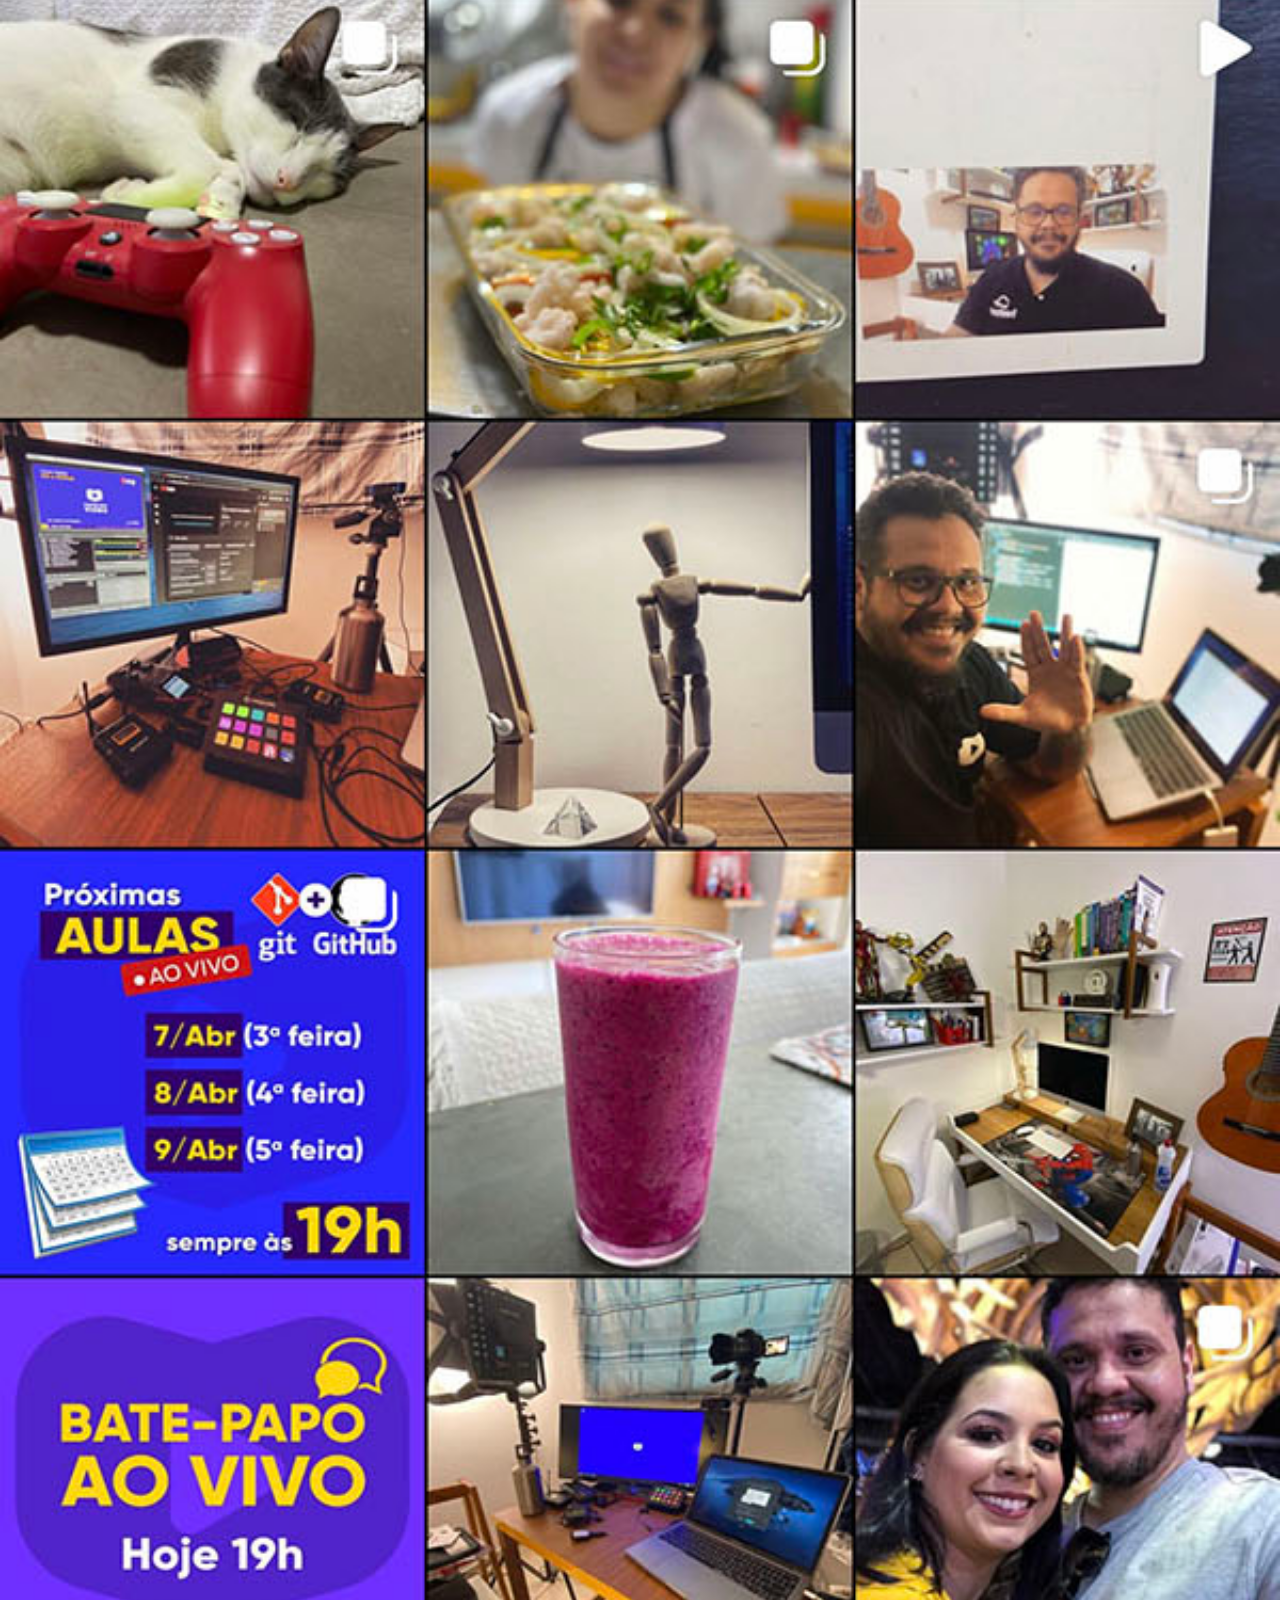
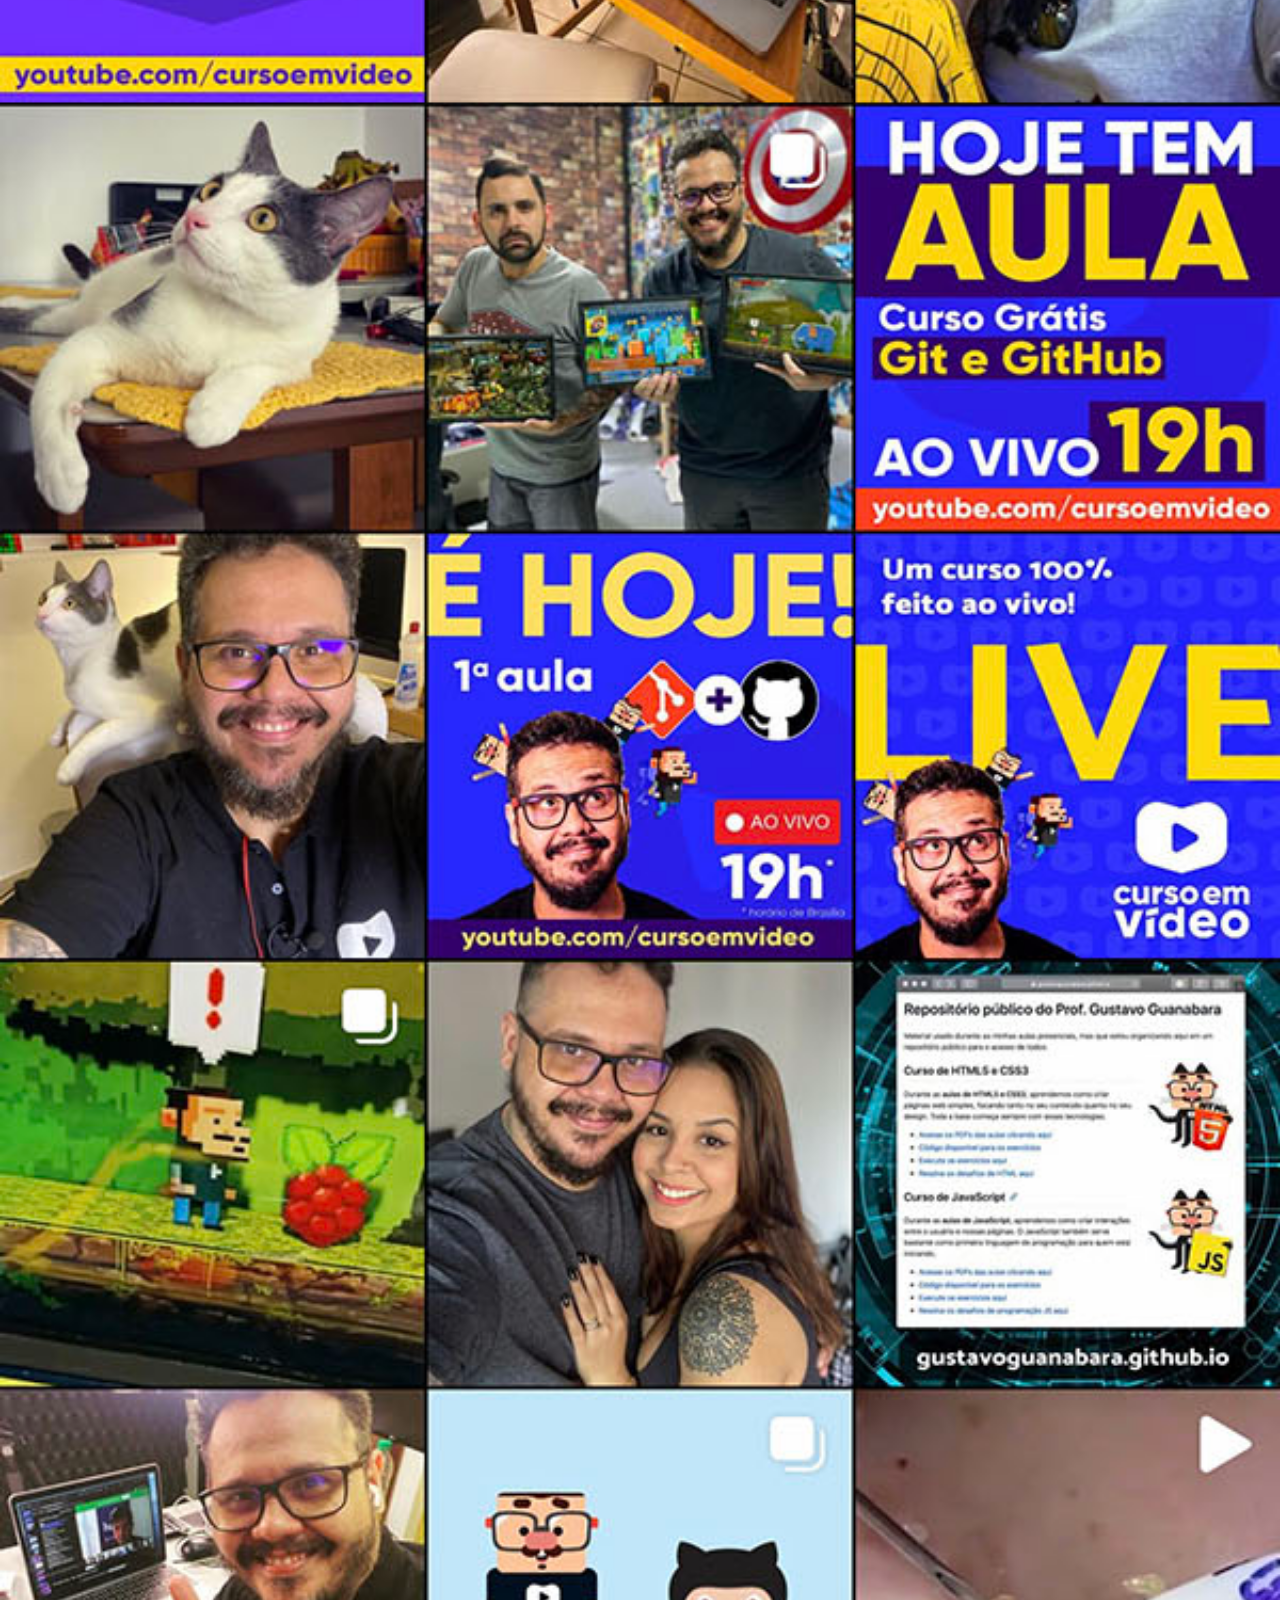
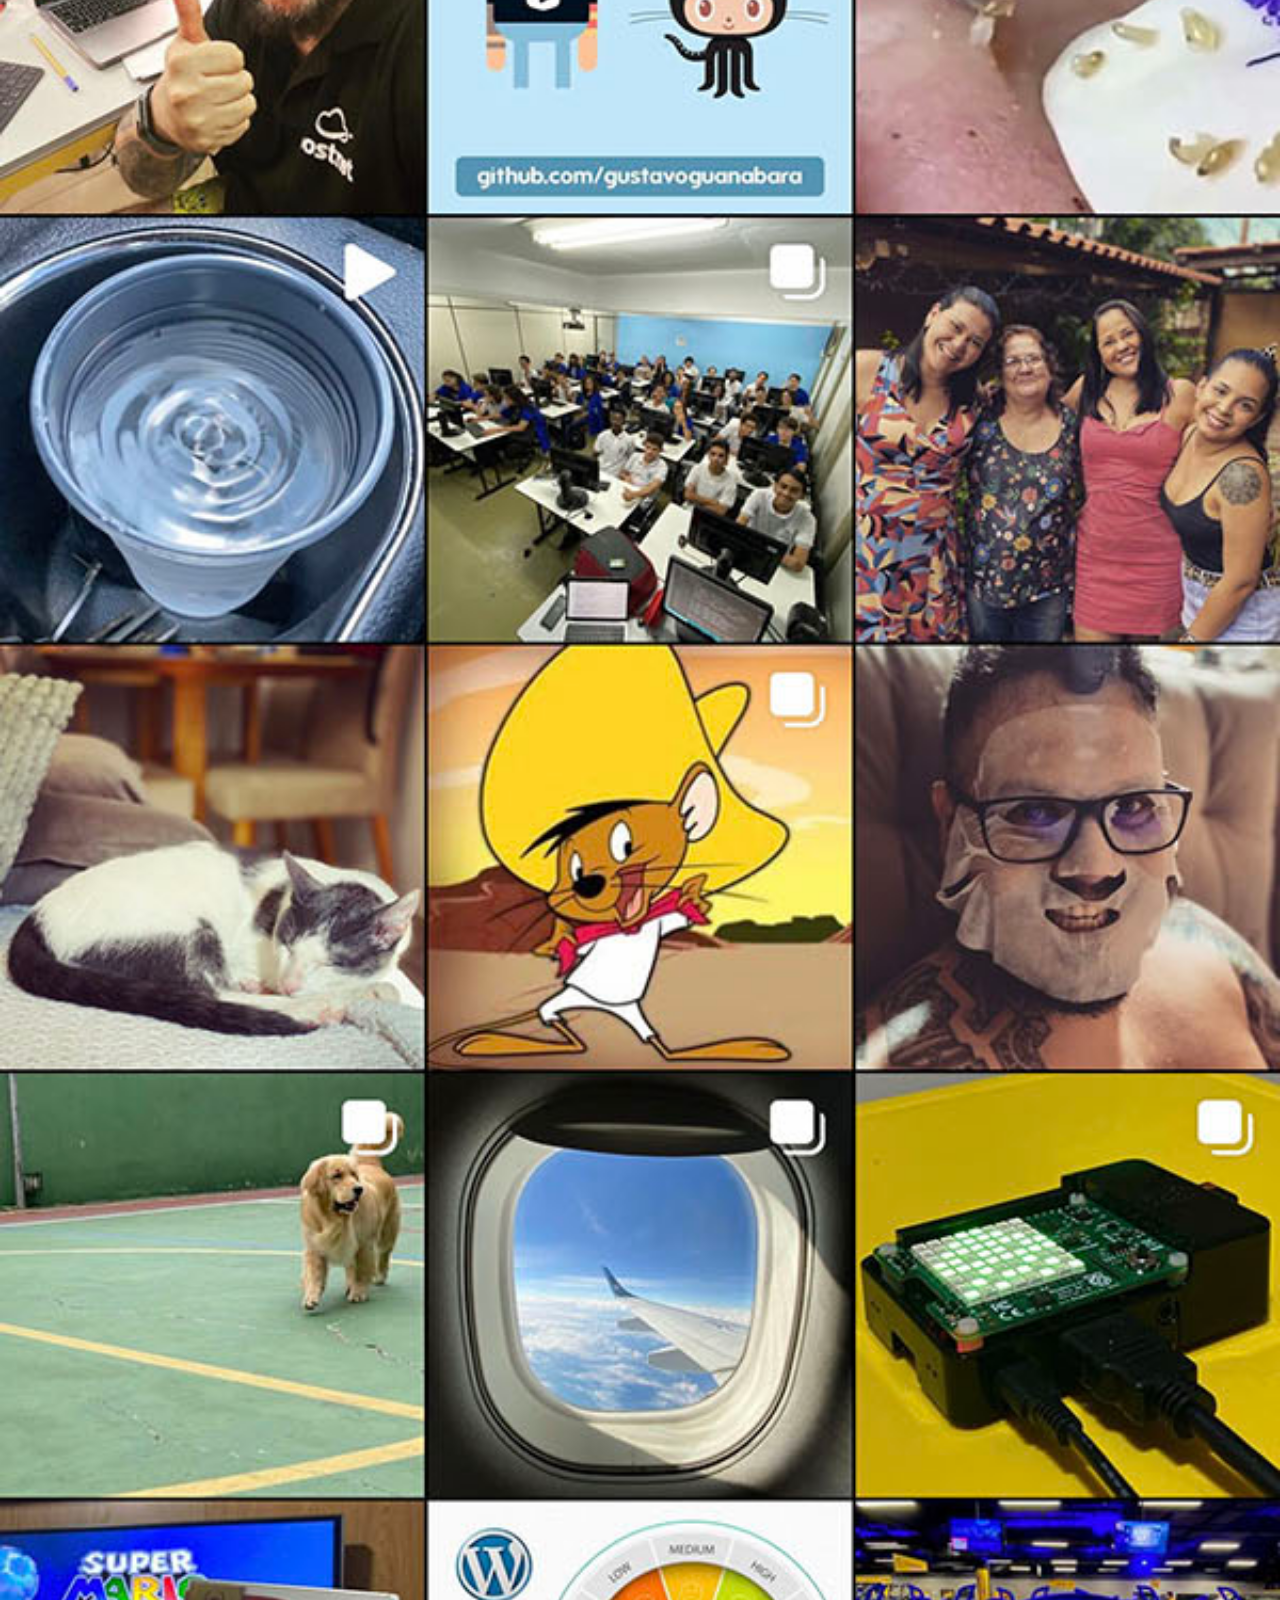
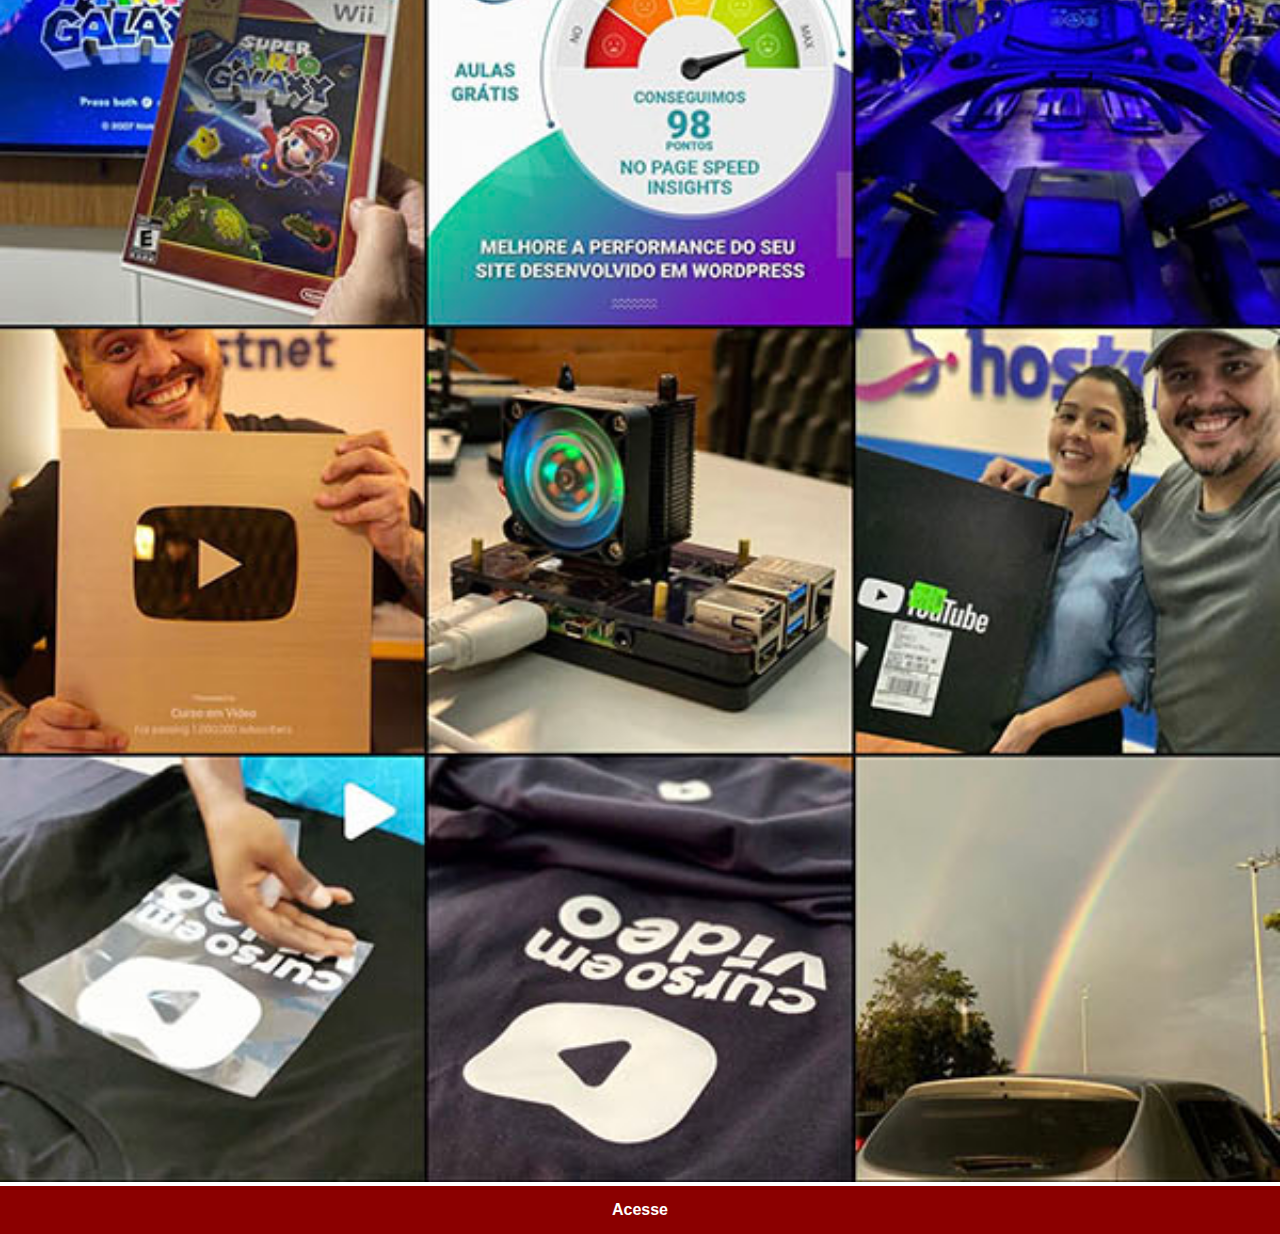
<file: instagram.html>
<!DOCTYPE html>
<html lang="pt-br">
<head>
    <meta charset="UTF-8">
    <meta name="viewport" content="width=device-width, initial-scale=1.0">
    <title>Instagram</title>
    <style>
        *{
            padding: 0;
            margin: 0;
            font-family: Arial, Helvetica, sans-serif;
        }
        ::-webkit-scrollbar {
            width: 0px;
            height: 0px;
        }
        img {
            width: 100vw;
        }
        a {
           display: block; 
           background-color: darkred;
           color:white;
           padding: 15px;
           text-align: center;
           font-weight: bolder;
           text-decoration: none;
        }
        a:hover{
            background-color: red;
        }
    </style>
</head>
<body>
    <img src="imagens/tela-instagram.jpg" alt="Instagram">
    <a href="https://www.threads.net/@gustavoguanabara?xmt=AQGzNDHSkqB6eMk7AjPXovjRf9jiU-5sPXezM4CGyfTrjKc" target="_blank">Acesse</a>
</body>
</html>
</file>
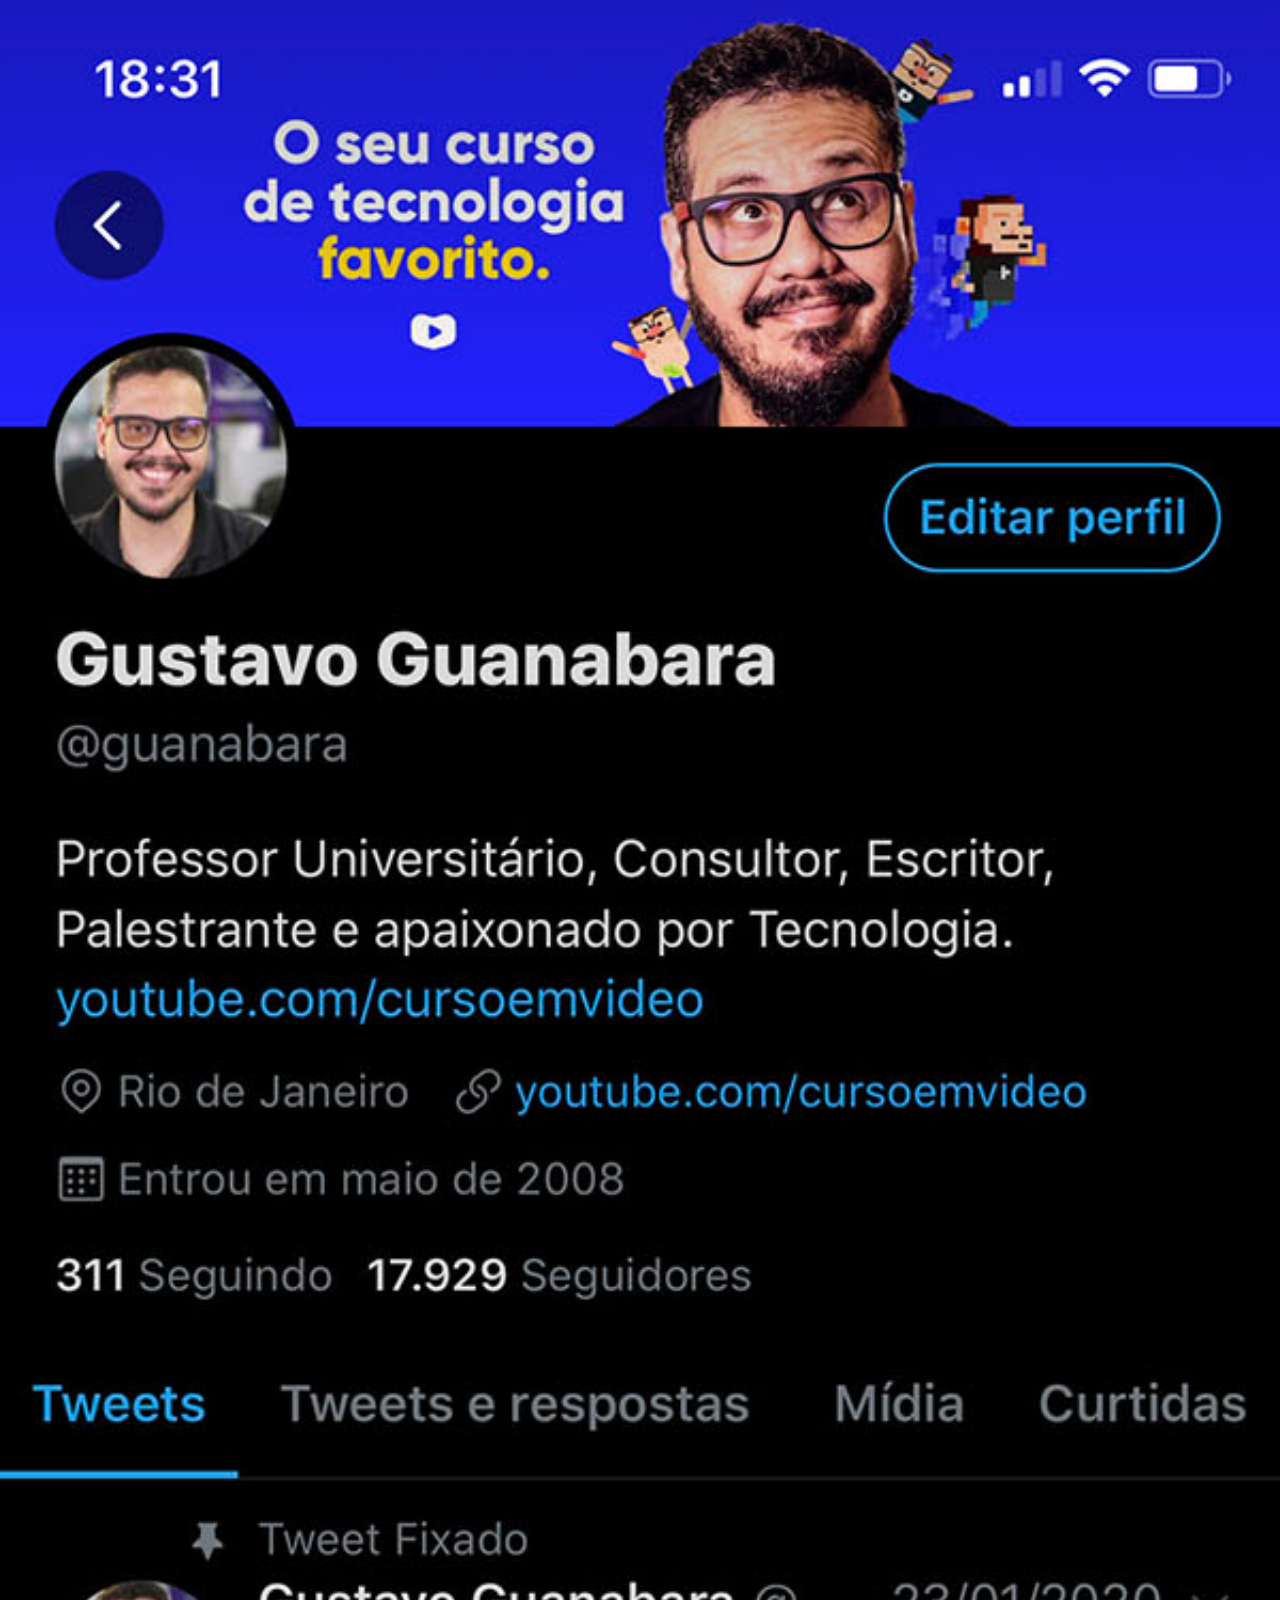
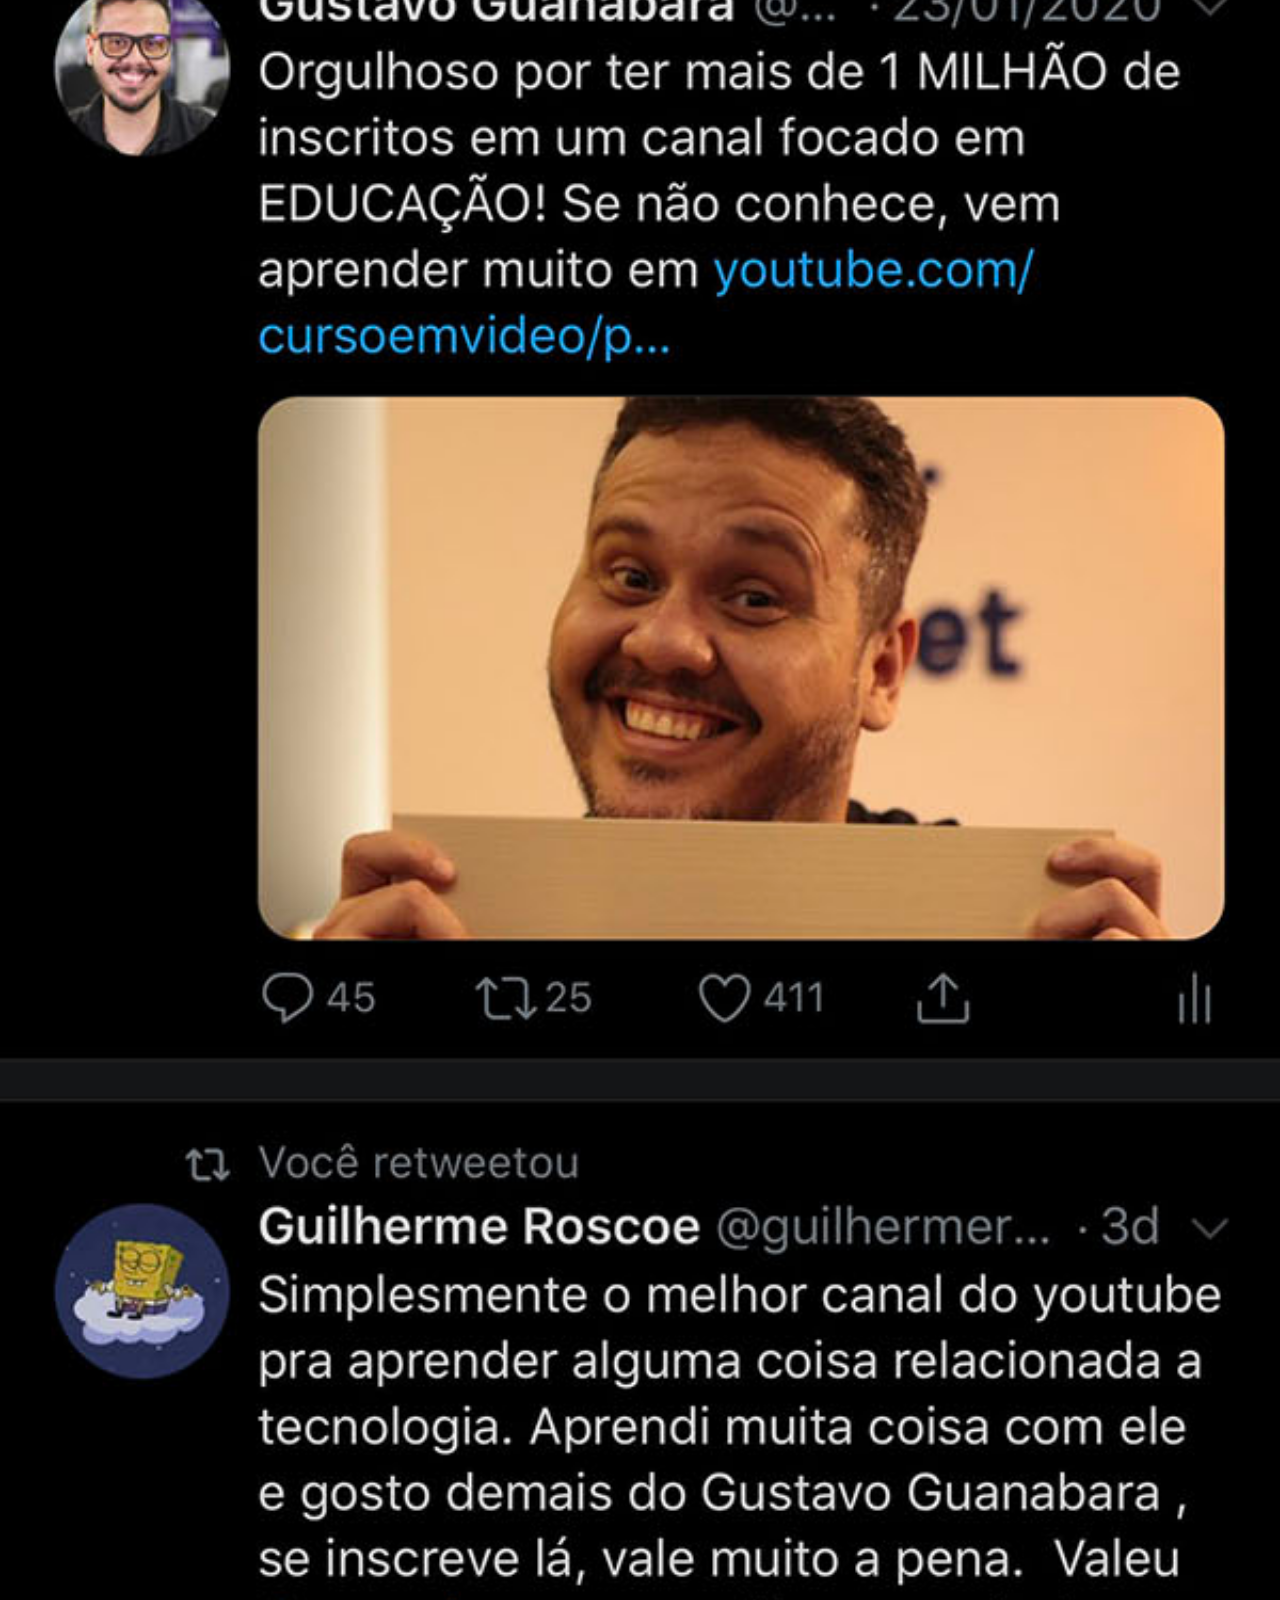
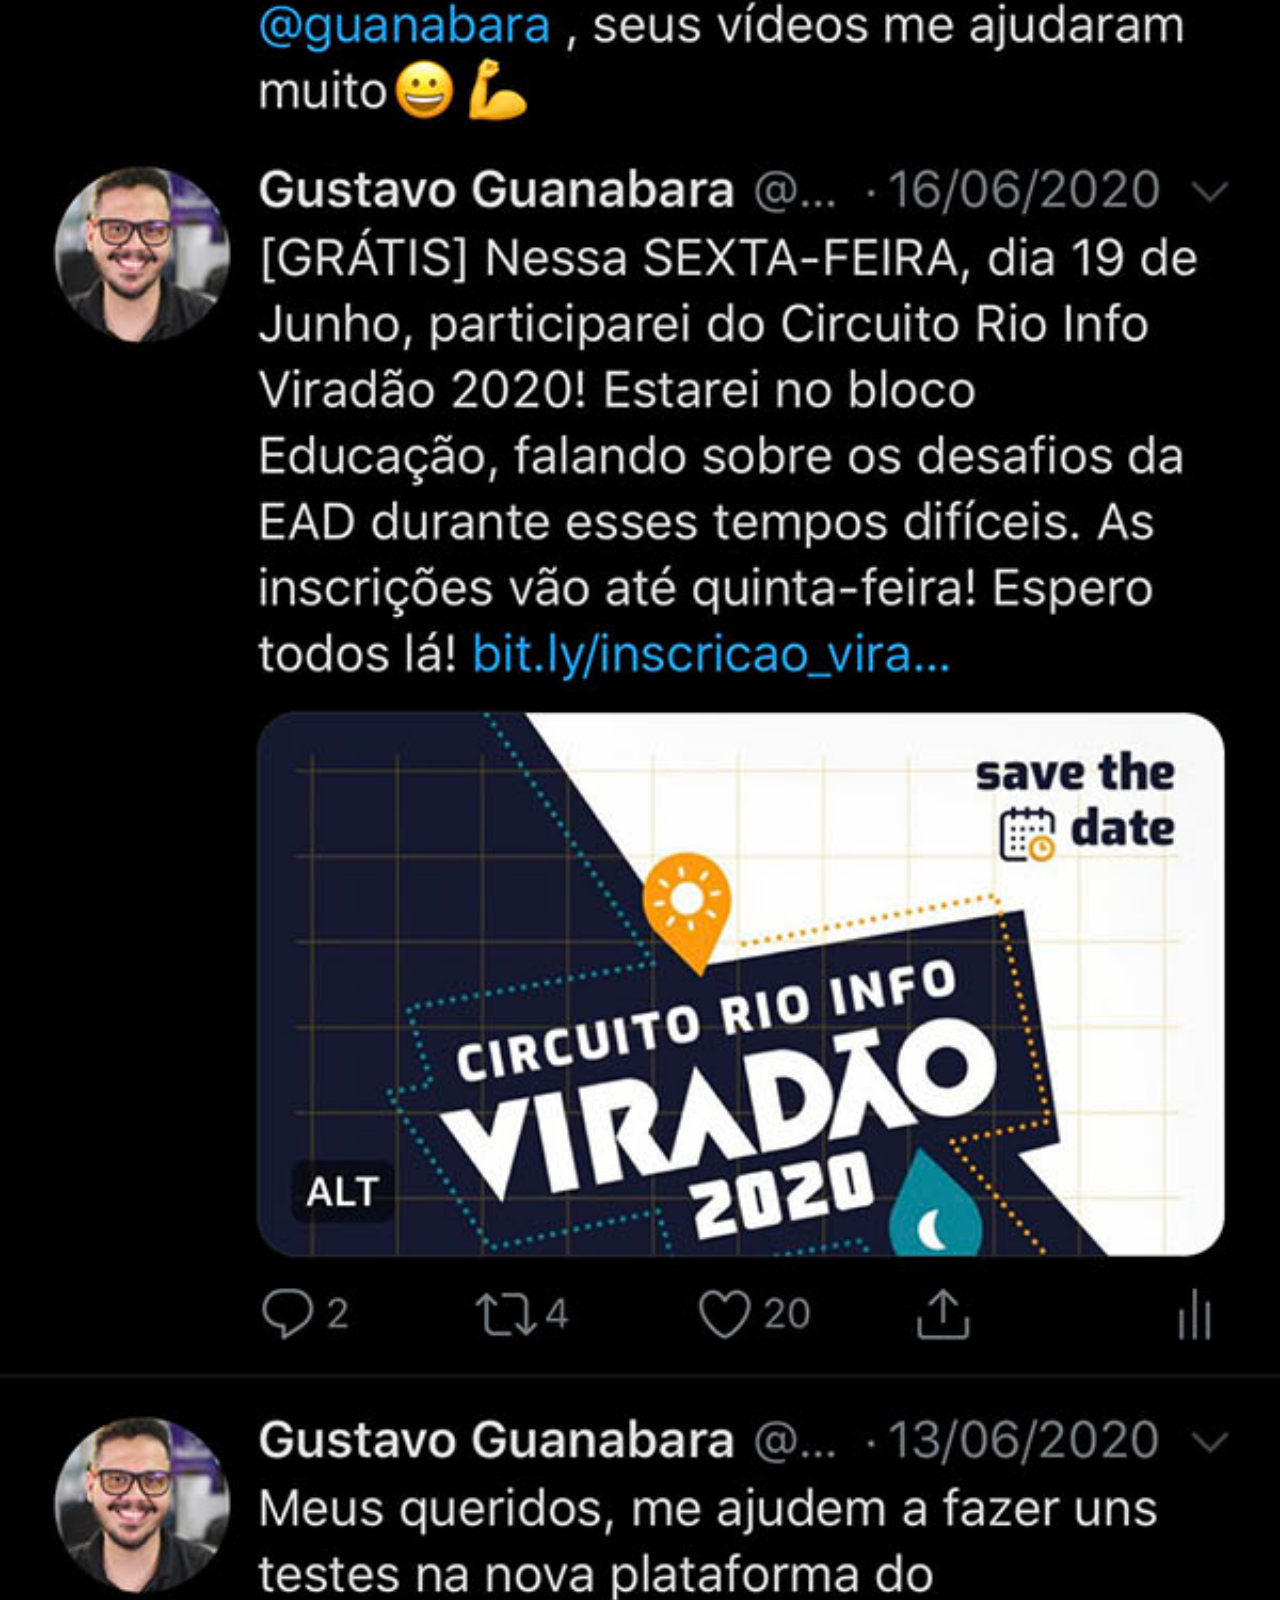
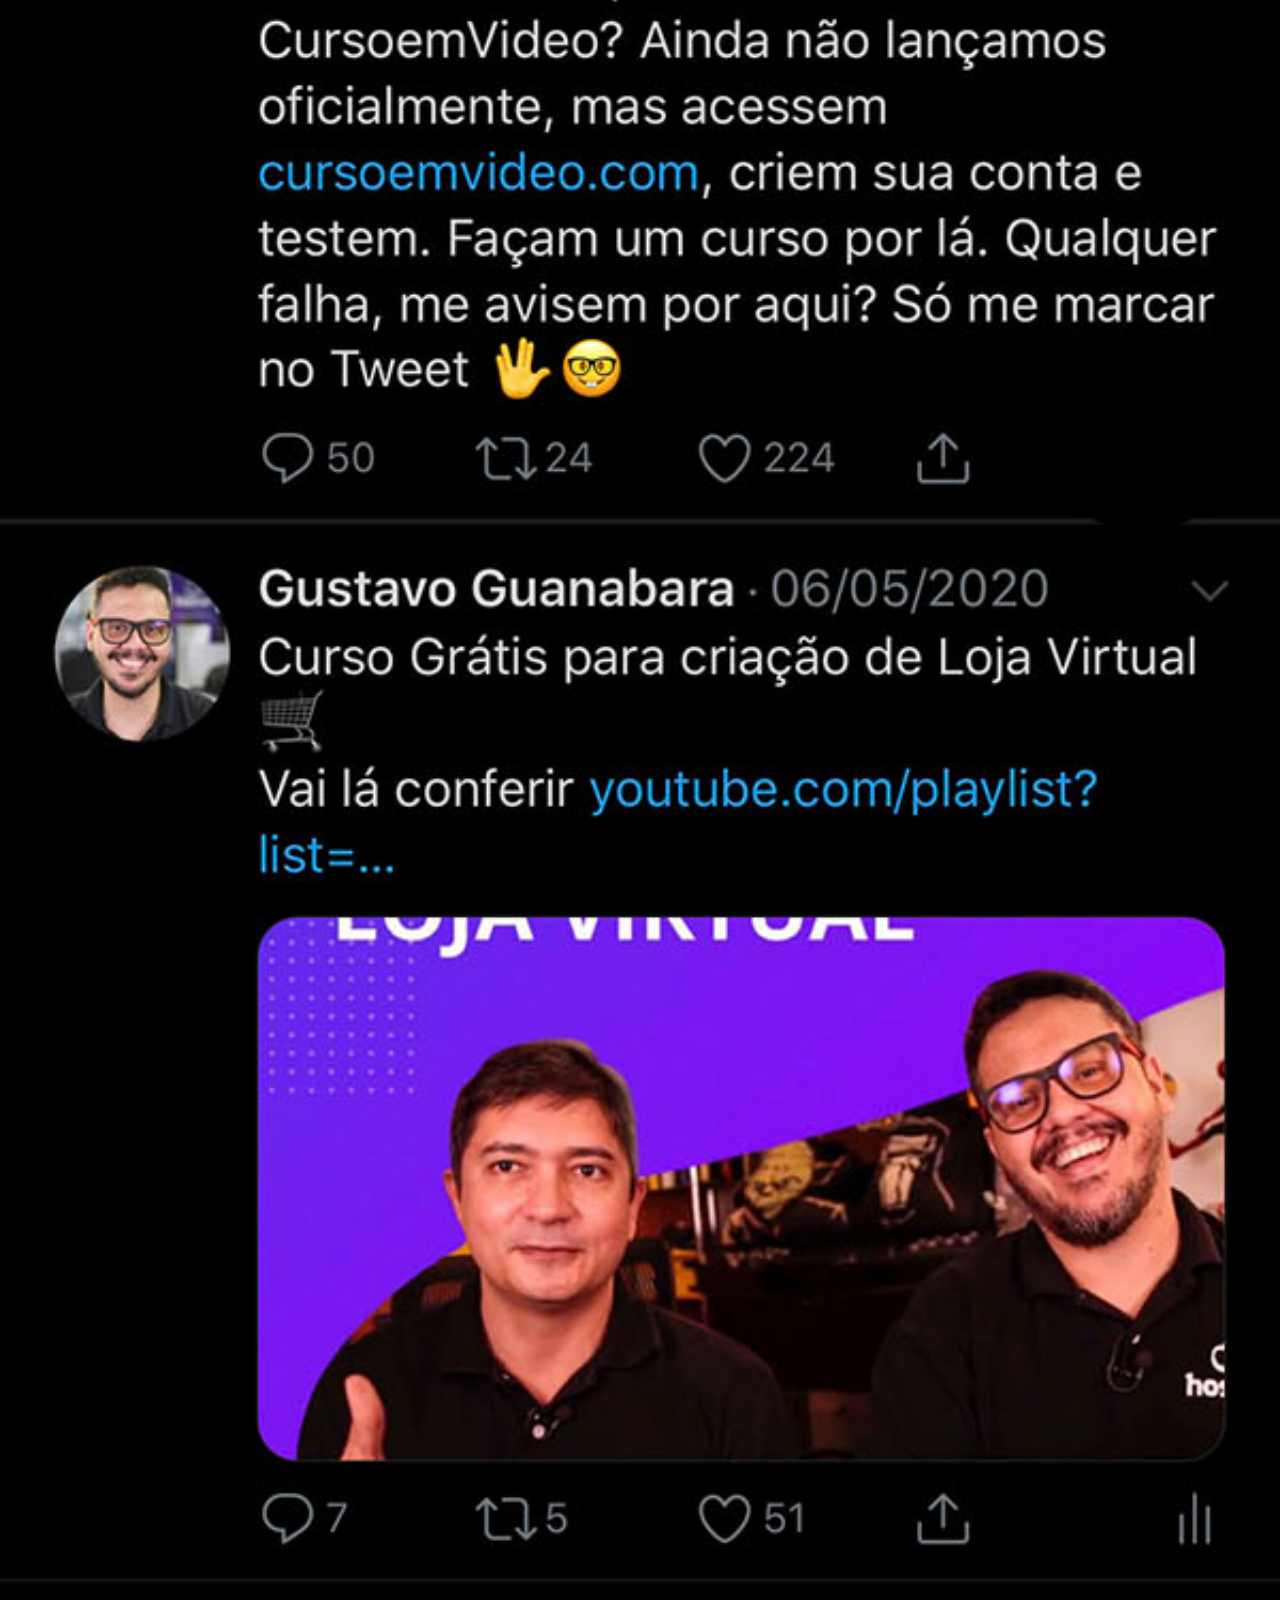
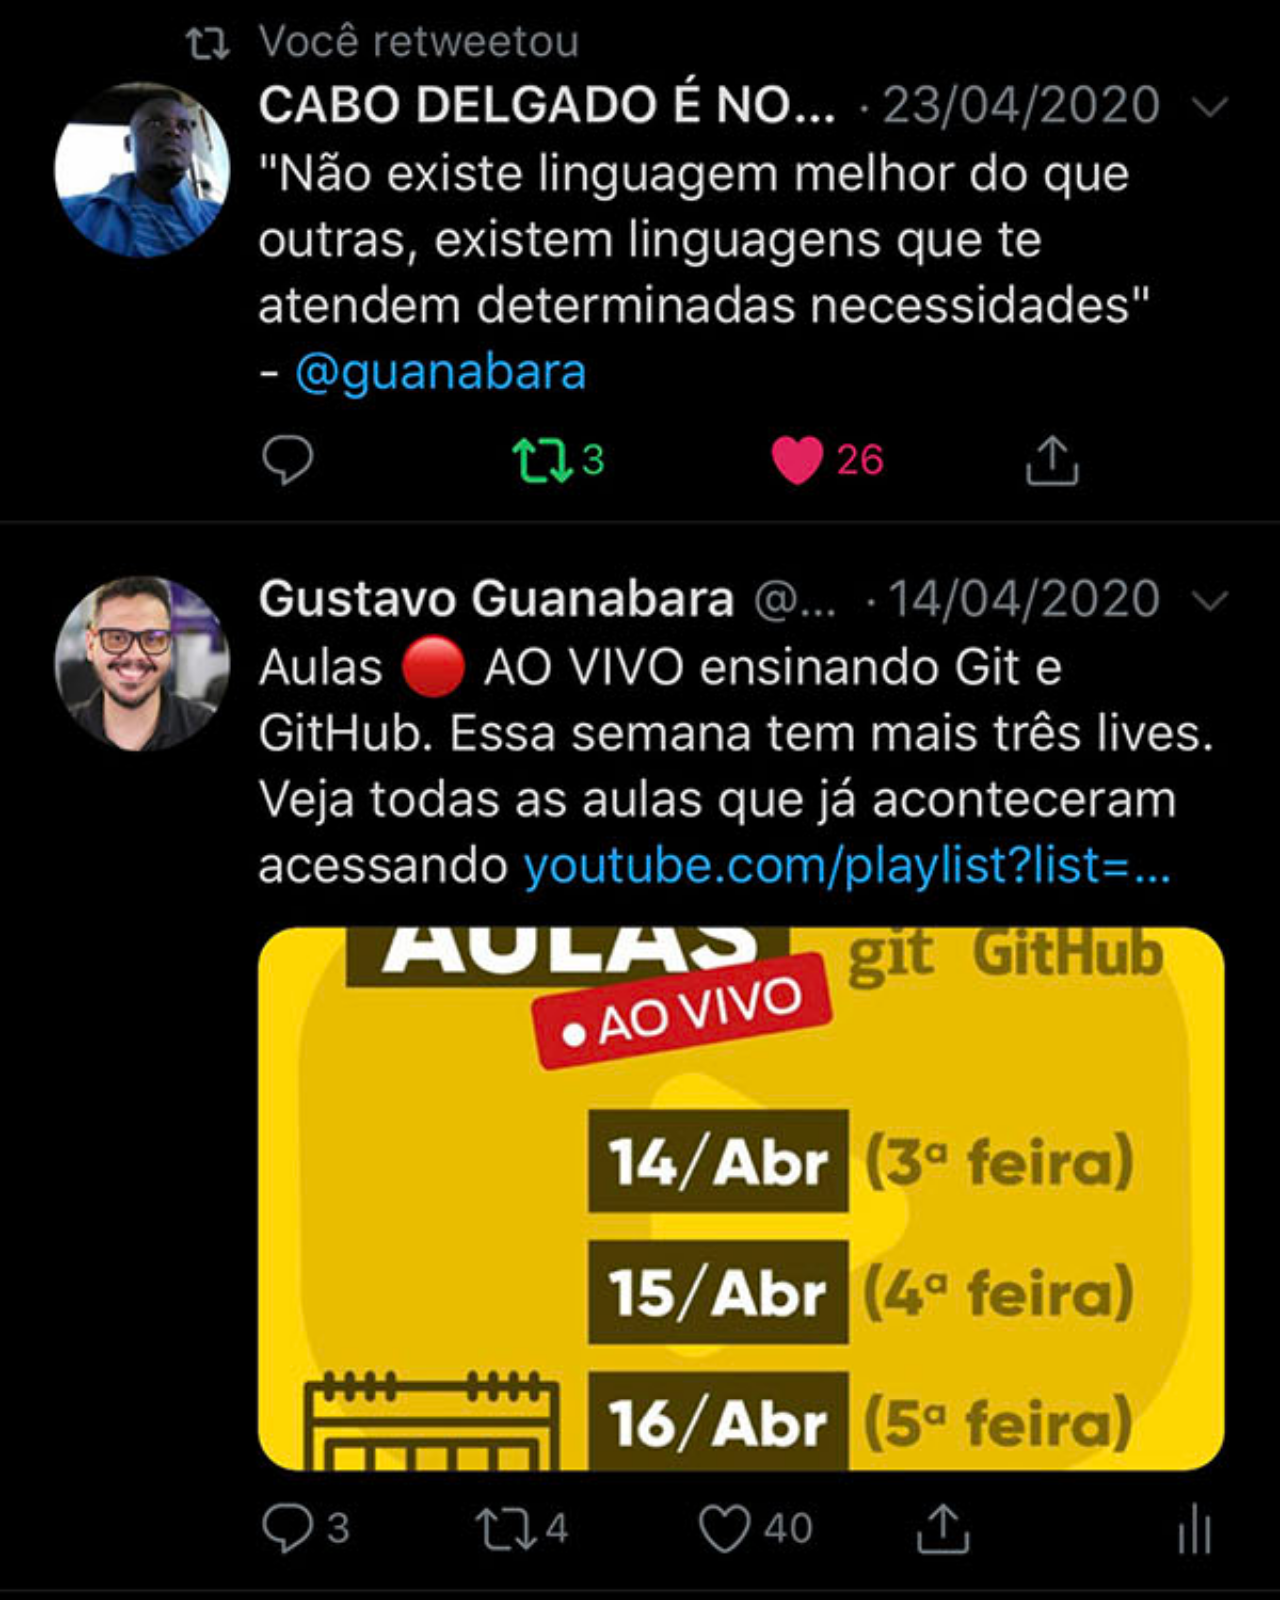
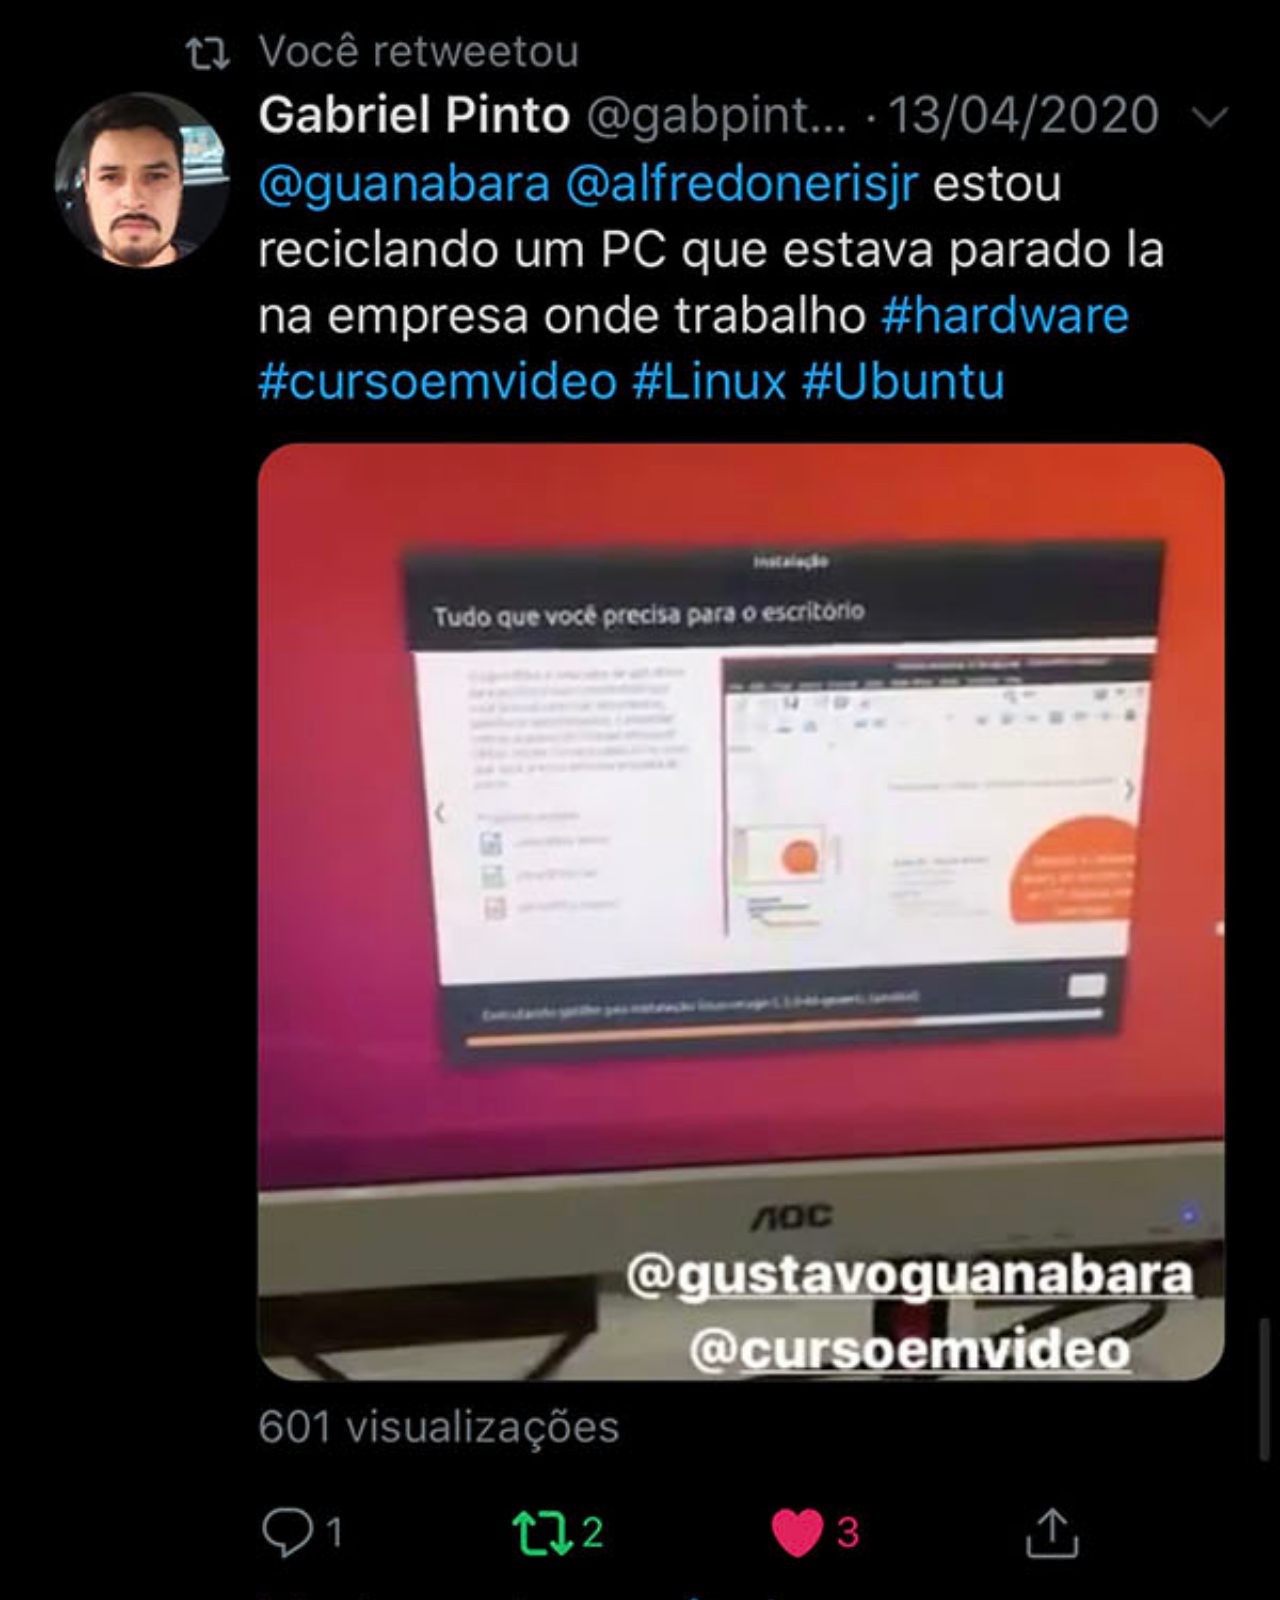
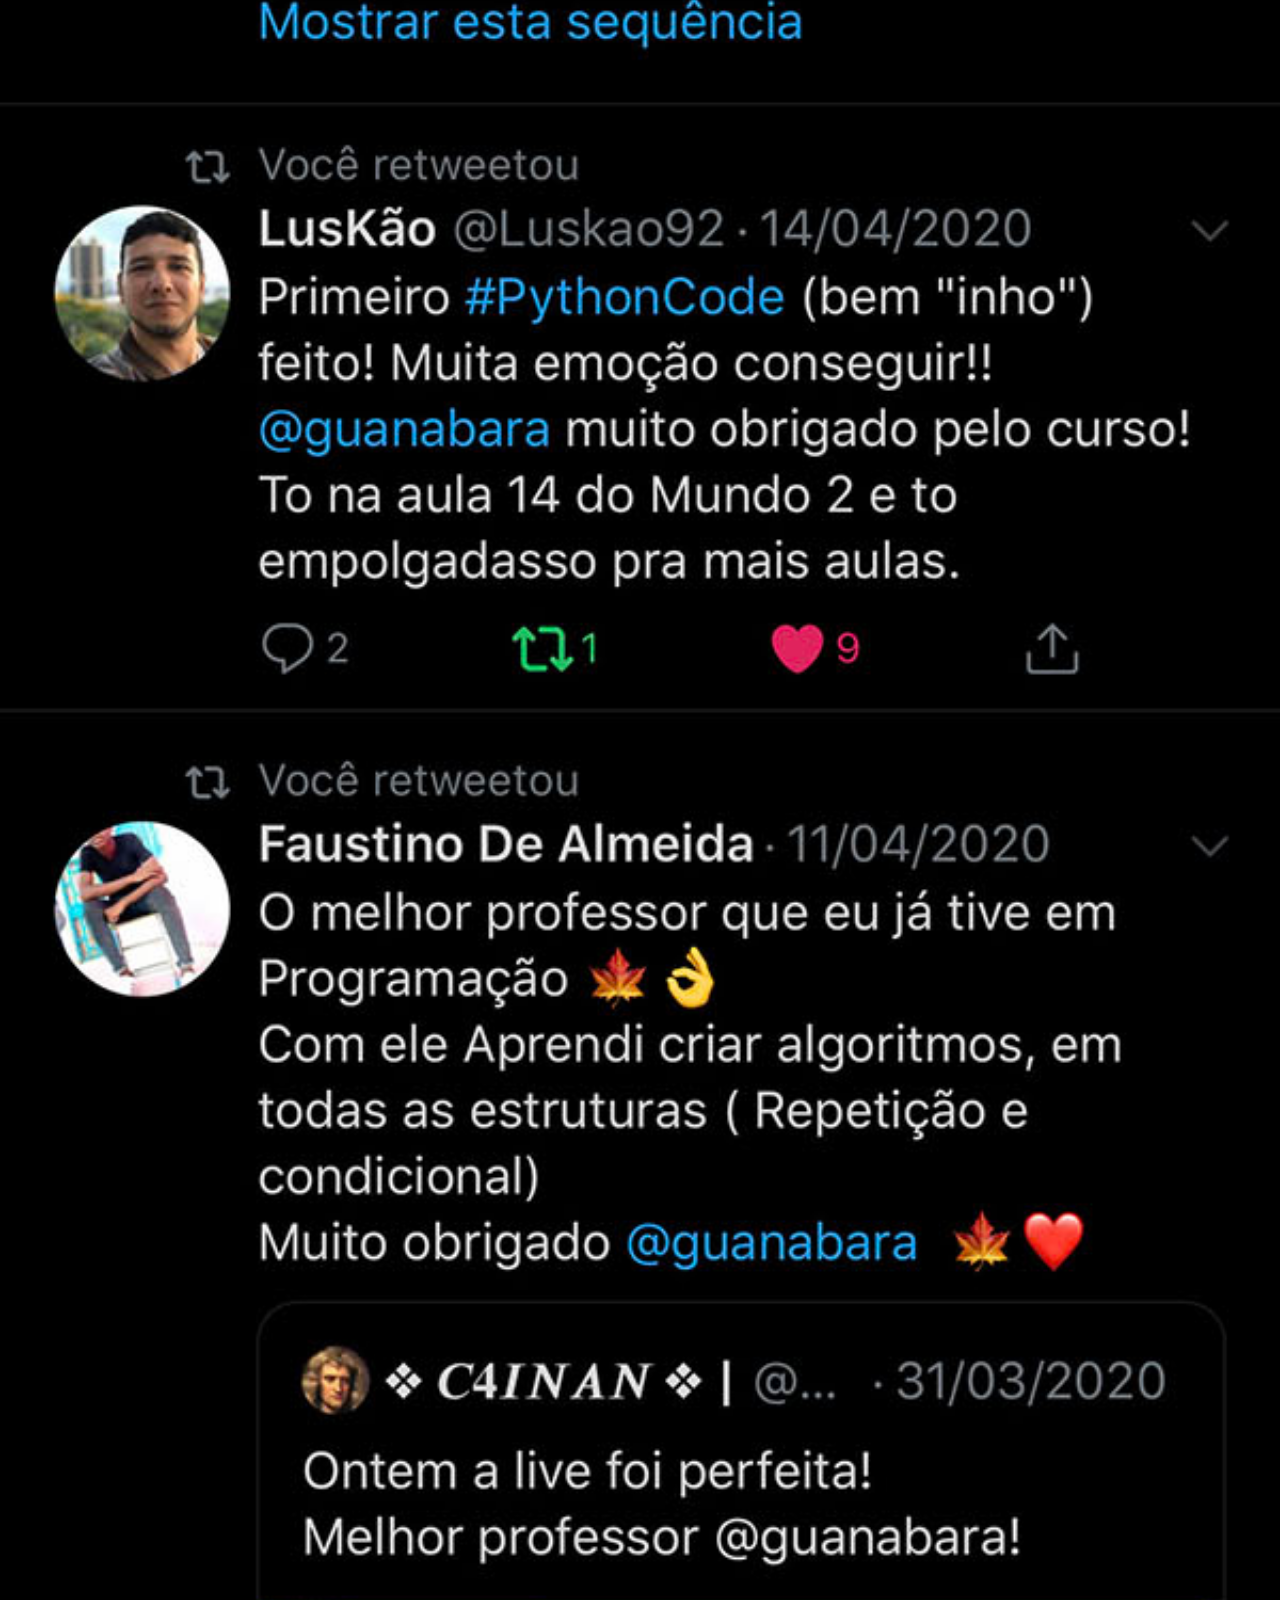
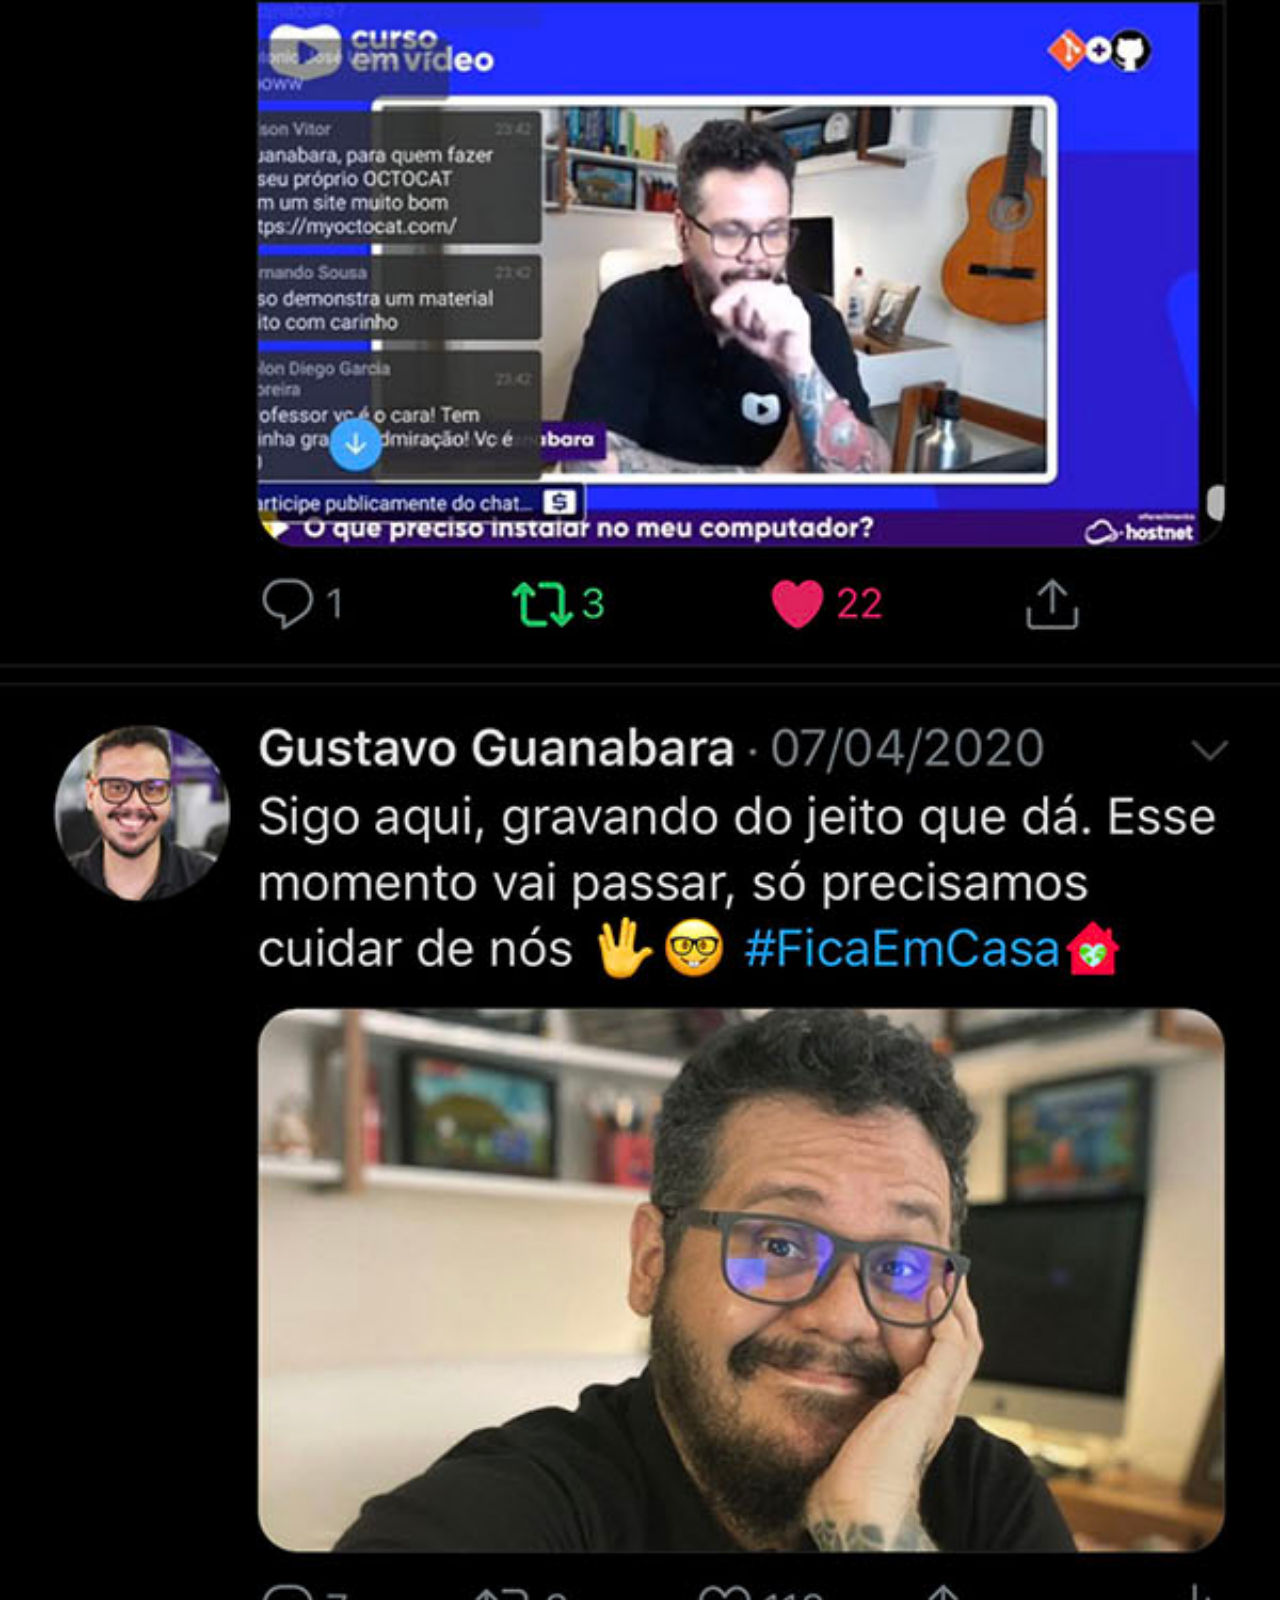
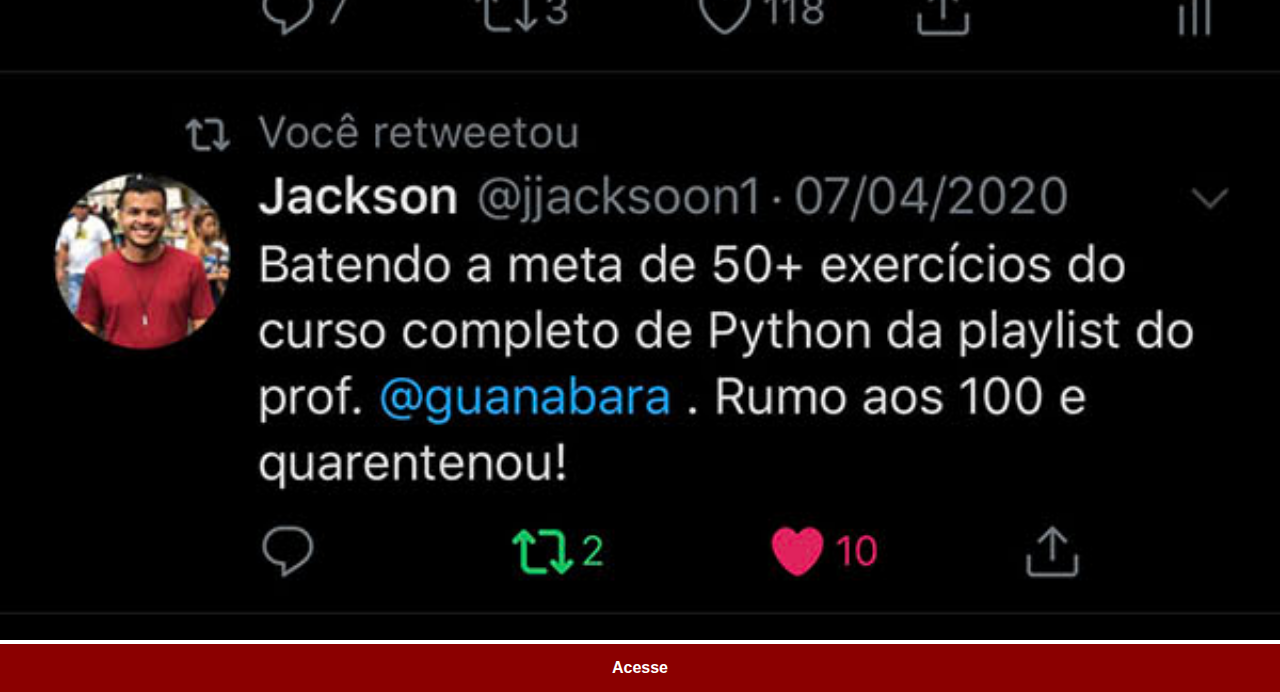
<file: twiter.html>
<!DOCTYPE html>
<html lang="pt-br">
<head>
    <meta charset="UTF-8">
    <meta name="viewport" content="width=device-width, initial-scale=1.0">
    <title>Twiter/ X</title>
    <style>
        *{
            padding: 0;
            margin: 0;
            font-family: Arial, Helvetica, sans-serif;
        }
        ::-webkit-scrollbar {
            width: 0px;
            height: 0px;
        }
        img {
            width: 100vw;
        }
        a {
           display: block; 
           background-color: darkred;
           color:white;
           padding: 15px;
           text-align: center;
           font-weight: bolder;
           text-decoration: none;
        }
        a:hover{
            background-color: red;
        }
    </style>
</head>
<body>
    <img src="imagens/tela-twitter.jpg" alt="Twiter/X">
    <a href="#" target="_blank">Acesse</a>
</body>
</html>
</file>
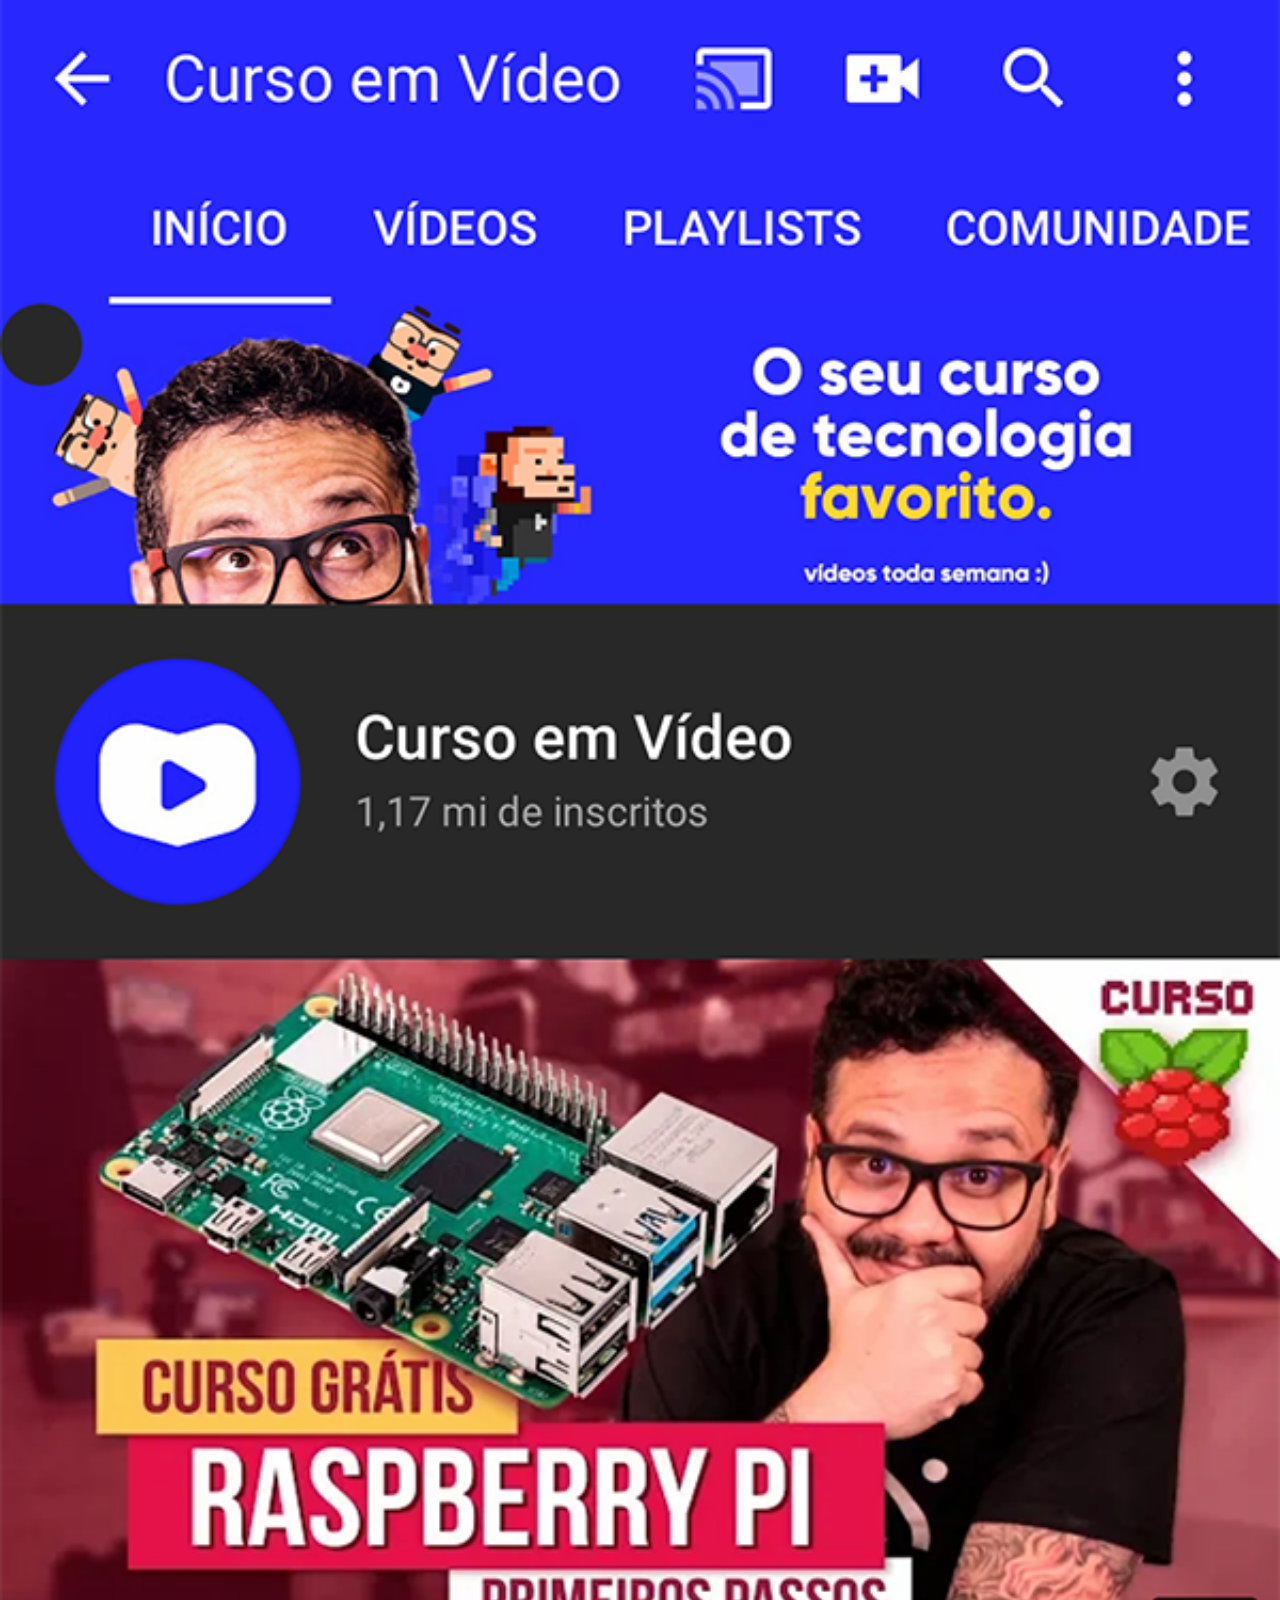
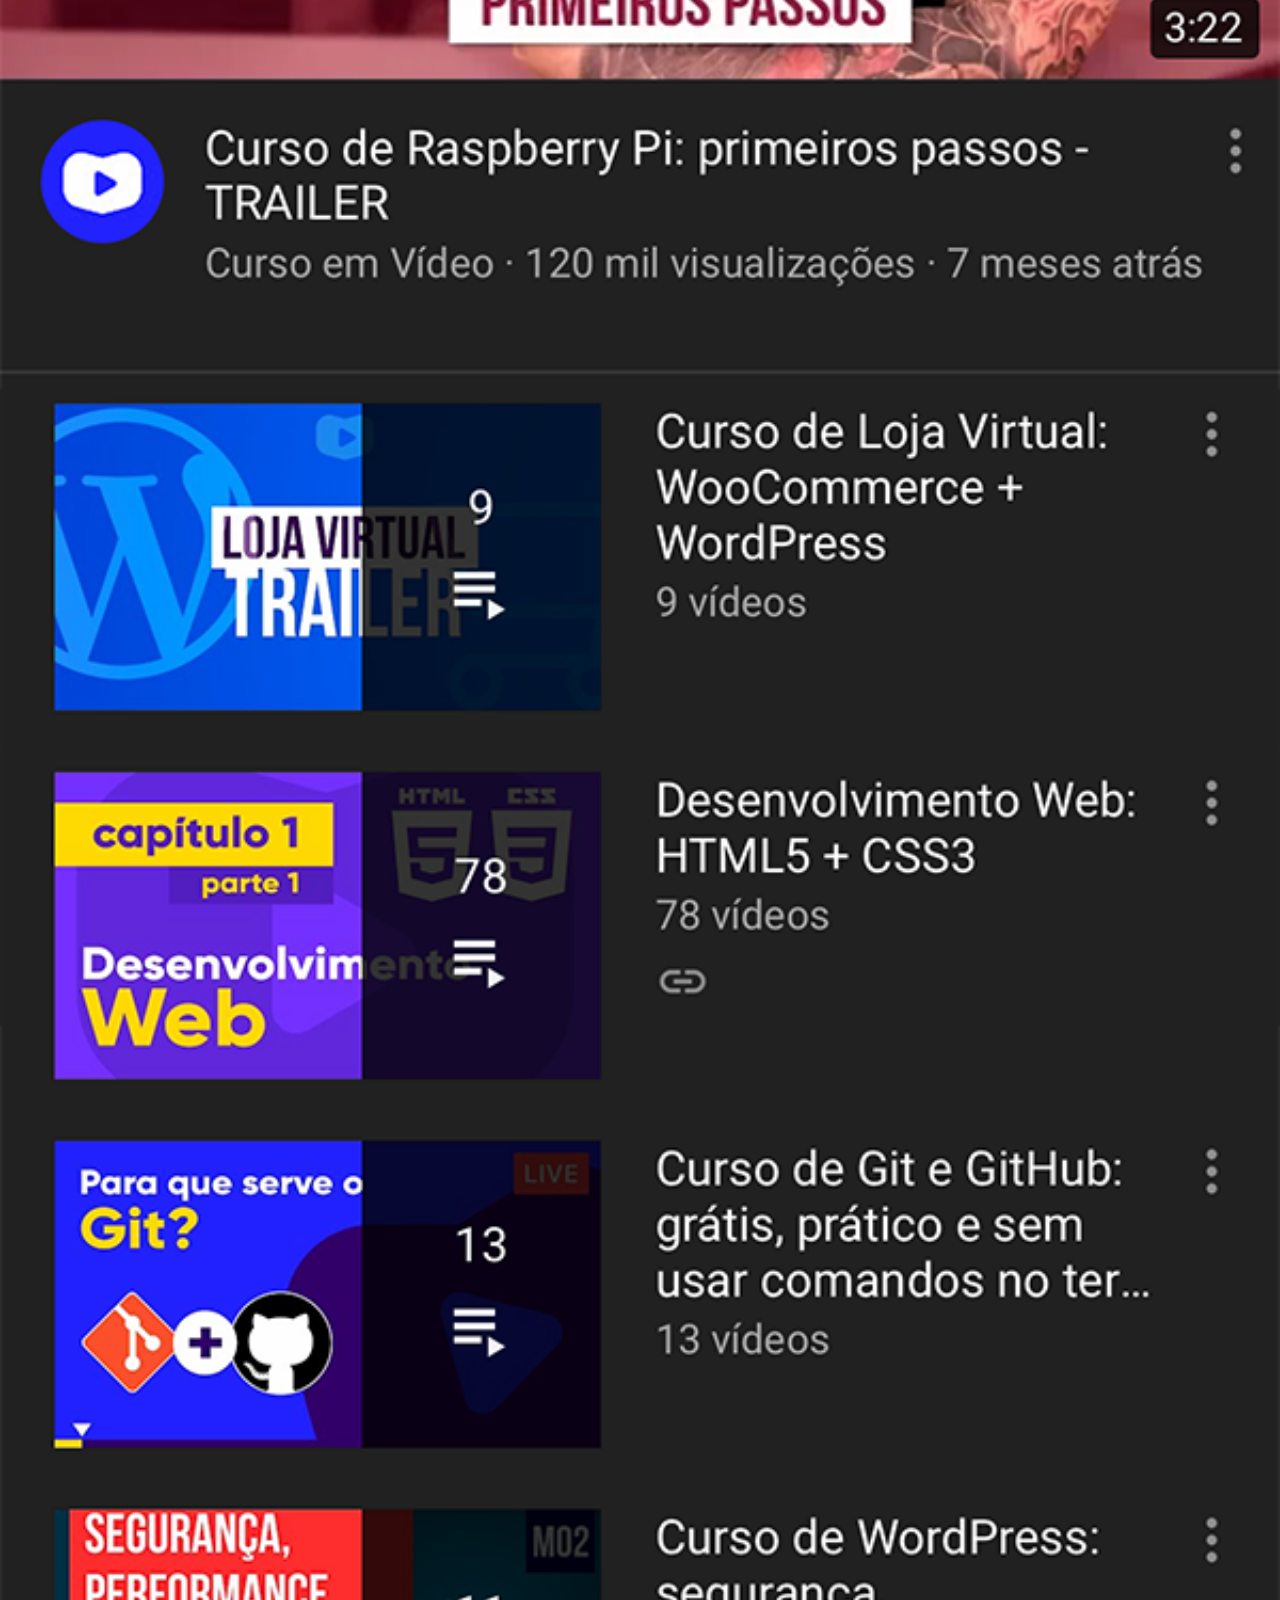
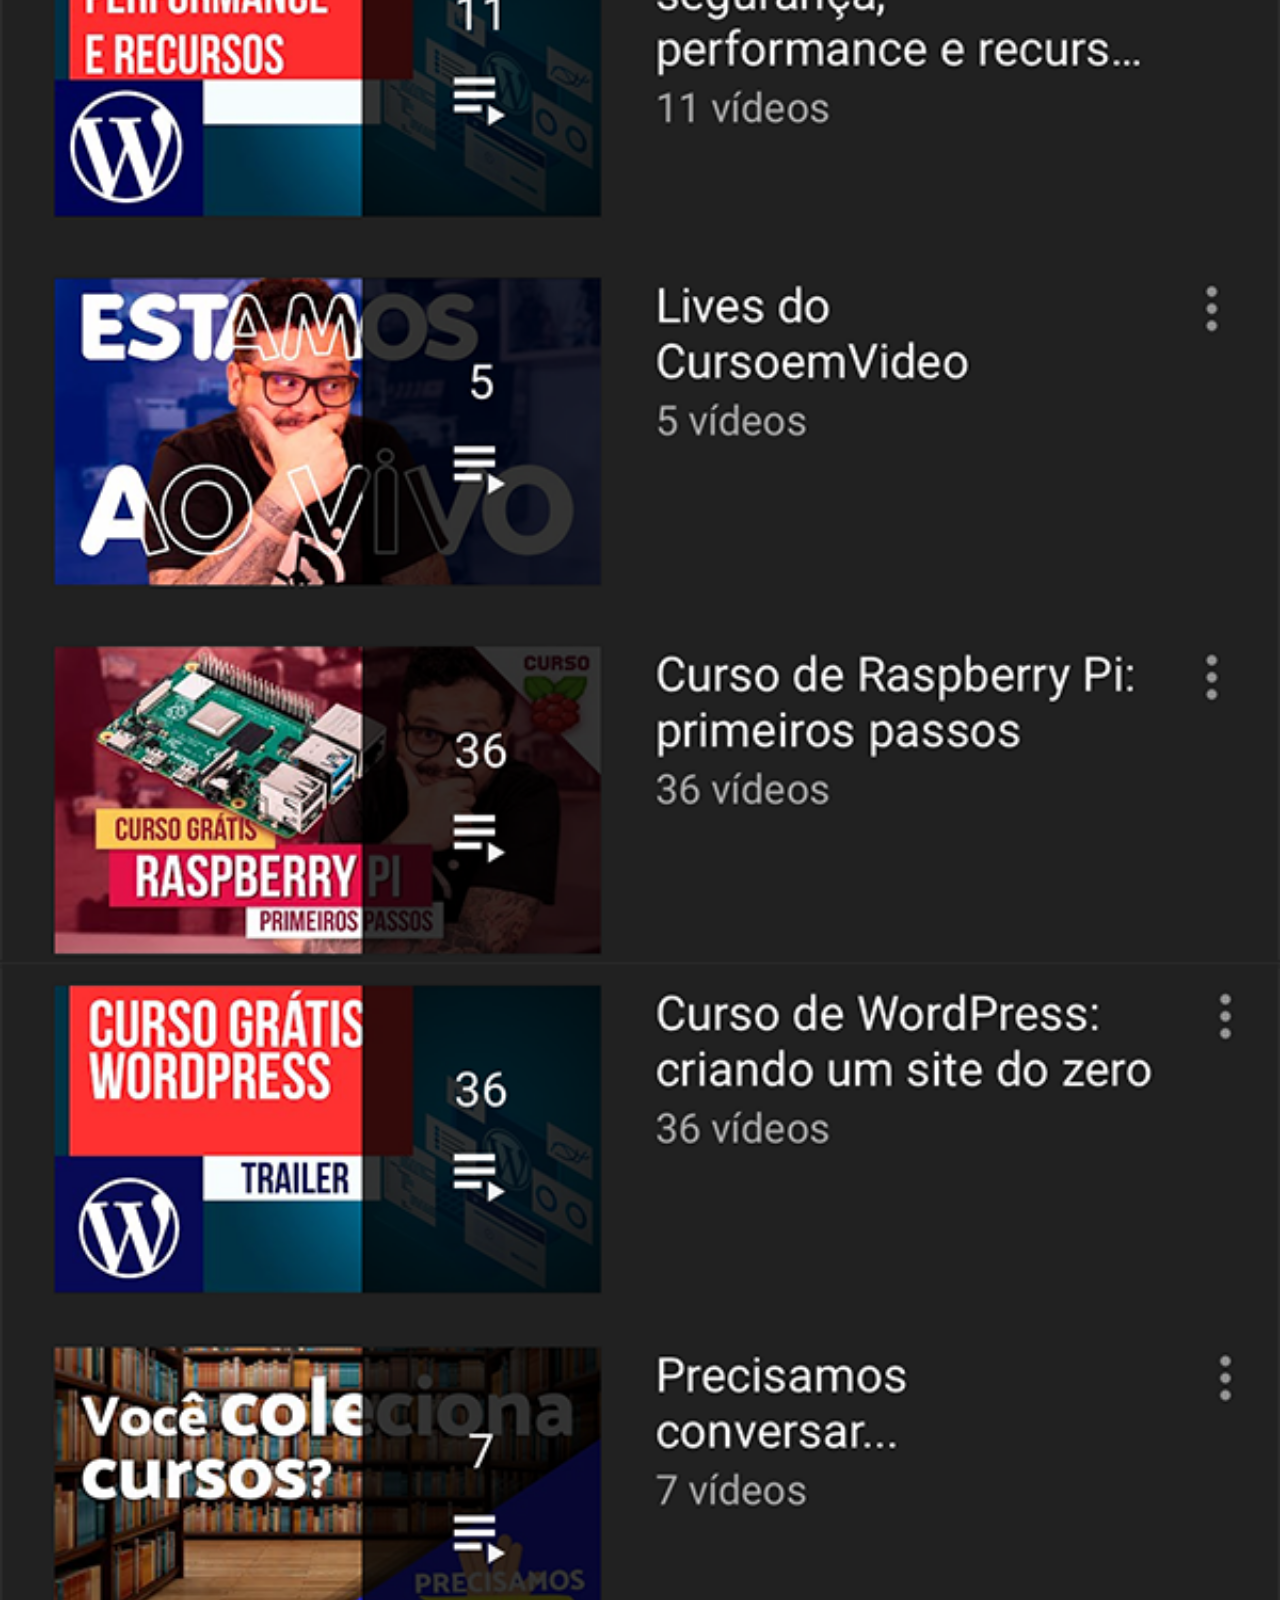
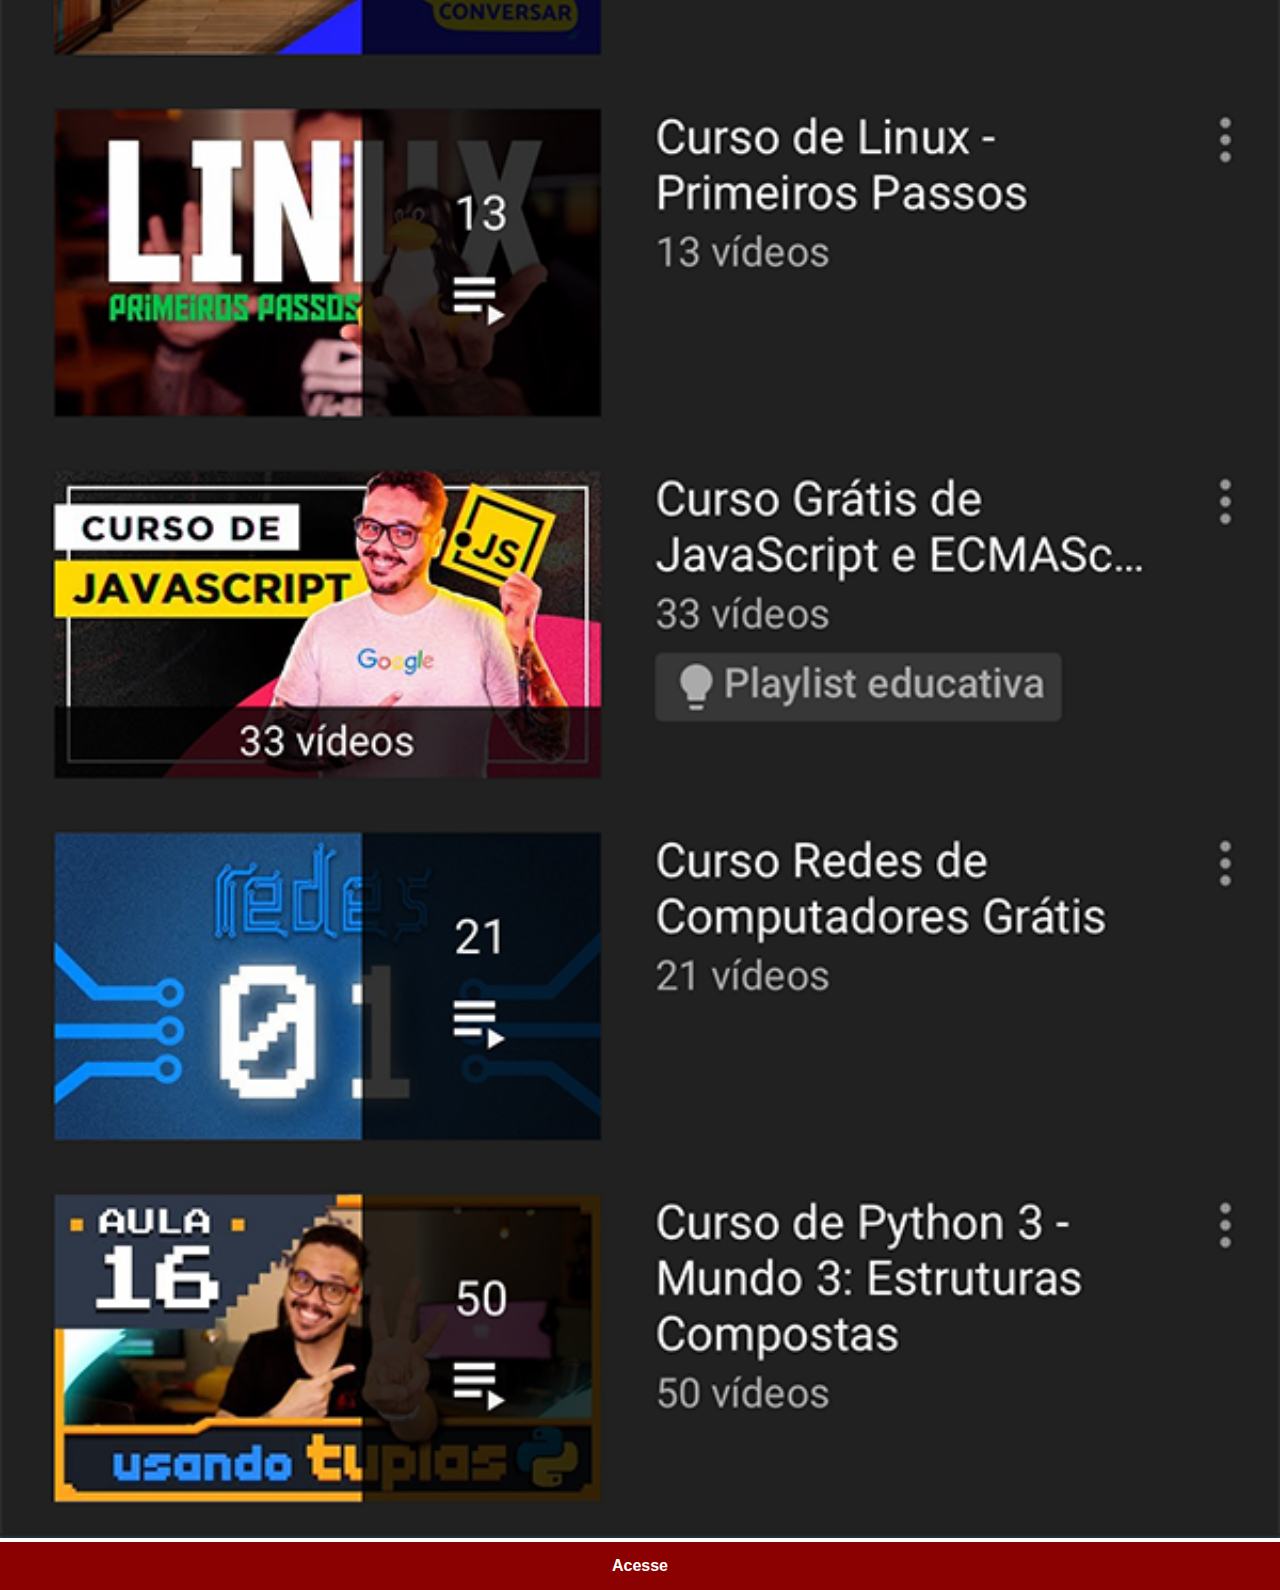
<file: youtube.html>
<!DOCTYPE html>
<html lang="pt-br">
<head>
    <meta charset="UTF-8">
    <meta name="viewport" content="width=device-width, initial-scale=1.0">
    <title>TouTube</title>
    <style>
        *{
            padding: 0;
            margin: 0;
            font-family: Arial, Helvetica, sans-serif;
        }
        ::-webkit-scrollbar {
            width: 0px;
            height: 0px;
        }
        img {
            width: 100vw;
        }
        a {
           display: block; 
           background-color: darkred;
           color:white;
           padding: 15px;
           text-align: center;
           font-weight: bolder;
           text-decoration: none;
        }
        a:hover{
            background-color: red;
        }
    </style>
</head>
<body>
    <img src="imagens/tela-youtube.png" alt="YouTube">
    <a href="https://www.youtube.com/c/CursoemV%C3%ADdeo" target="_blank">Acesse</a>
</body>
</html>
</file>
<file: estilos/style.css>
@charset "UTF-8";
*{
    margin: 0;
    padding: 0;
    font-family: Arial, Helvetica, sans-serif;
}
html body {
    height: 100vh;
    width: 100vw;
    background-color: black;
}
body{
    background:url('../imagens/fundo-madeira.jpg') no-repeat bottom center;/*Aqui usamos um hansshot com o background: bacground-image:url(); > background-repeat:no-repeat; > background-position:top center;. Desta forma estamos configurando body para que tenha uma imagem, esta imagem não deve se multiplicar ou repetir para ocupar todo espaço, e ela vai ter sua parte do topo central em uso.*/
    background-size: cover;/*Para nossa imagem ocupar a tela inteira*/
    background-attachment: fixed;/*Para que não tenha rolagem na página.*/
}

main{
    height: 100vh;
    position: relative;
}  
section#telefone{
    position: absolute;
    top: 50%;
    left: 50%;
    transform: translate(-50%, -50%);
    background: url('../imagens/frame-iphone.png') no-repeat;
    
    height: 626px;
    width: 311px;
}
section#redes-sociais{
    display: flex;
    flex-direction: column;
    width: 100px;
    position: fixed;
    top: 0;
    right: 0;
    padding: 15px;
}
section#redes-sociais, img{
    display: flex;
    width: 50px;
    justify-content:space-around;
    margin: 15px;
    border-radius: 50%;
    box-shadow: 2px 2px 5px rgba(0, 0, 0, 0.400);
    
}

#redes-sociais, img:hover{
    animation: xenon-glow 1s infinite alternate;
    box-shadow: 0 0 5px #00ffff82, 0 0 10px #00ffff83, 0 0 20px #00ffff7e, 0 0 40px #00ffff7c;
      
}
   
iframe#tela {
    position: relative;
    top: 80px;
    left: 22px;
    height: 471px;
    width: 265px;
      
}
</file>
